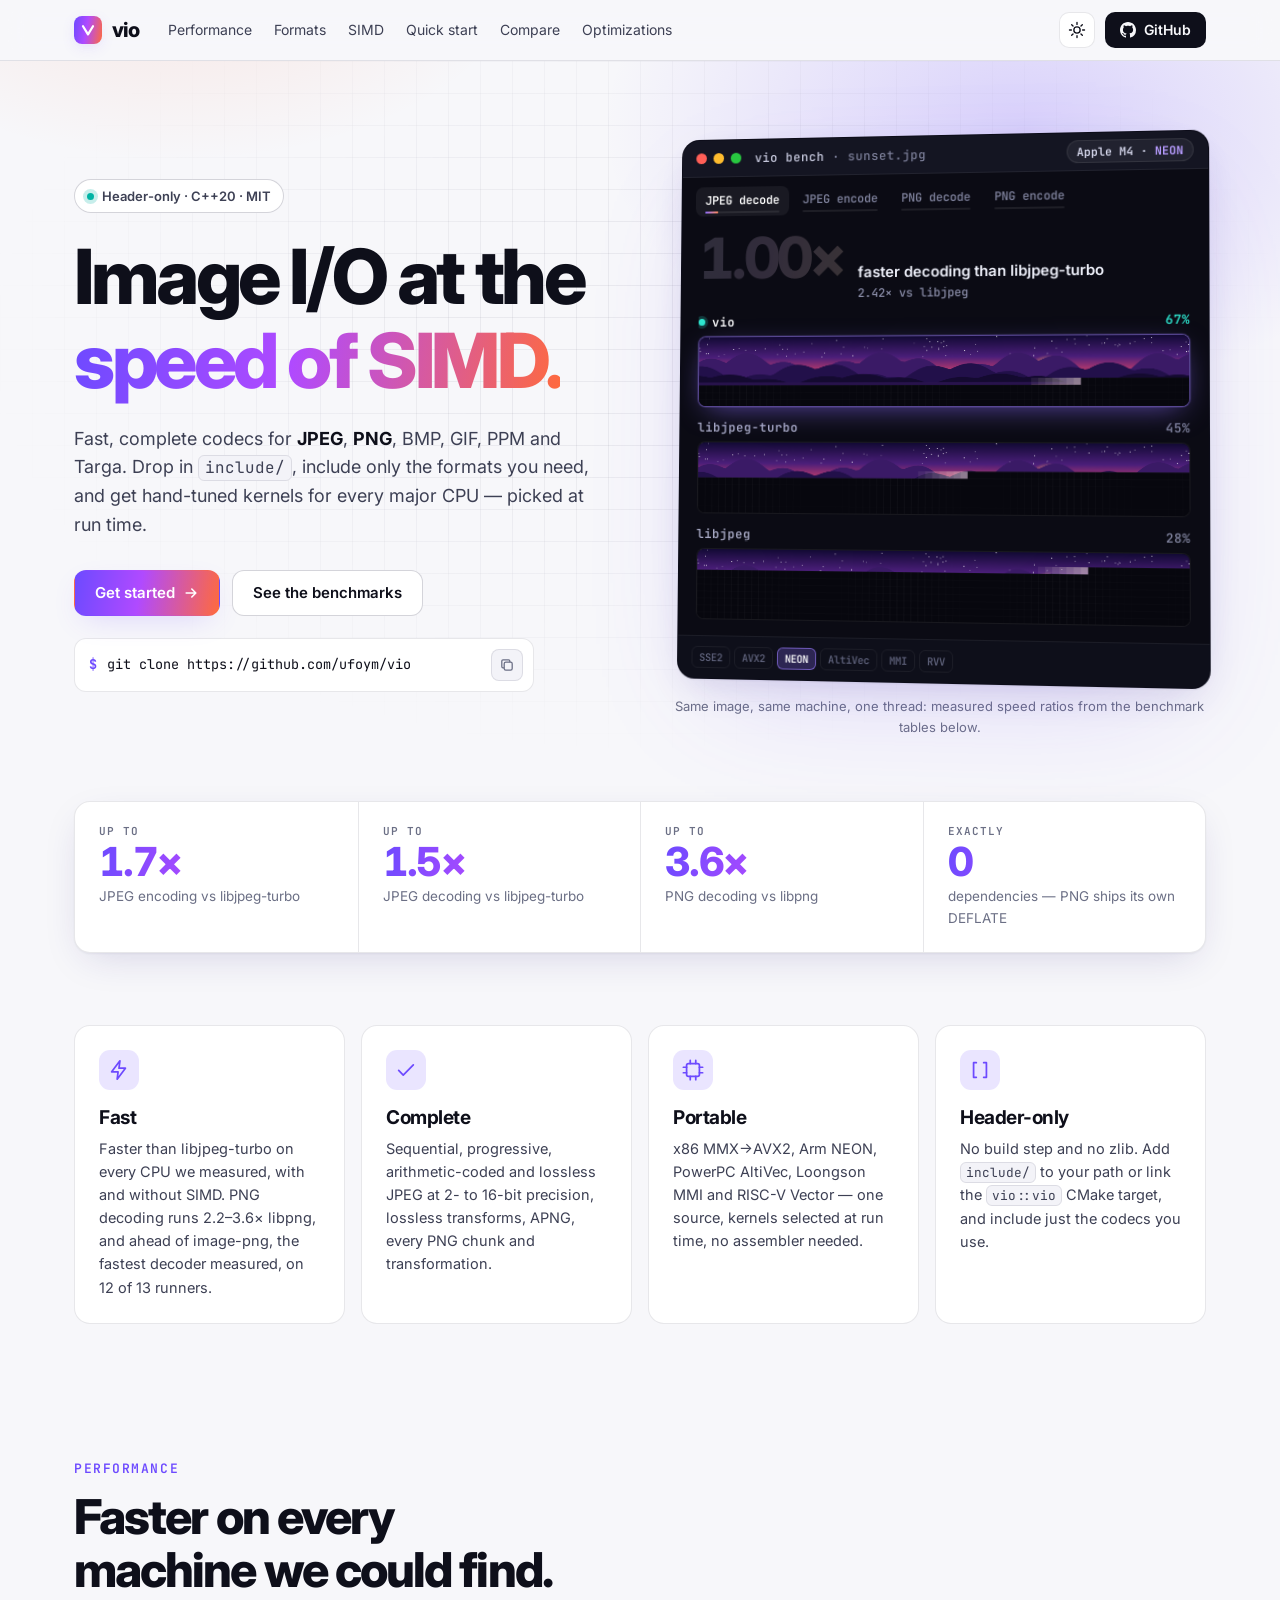
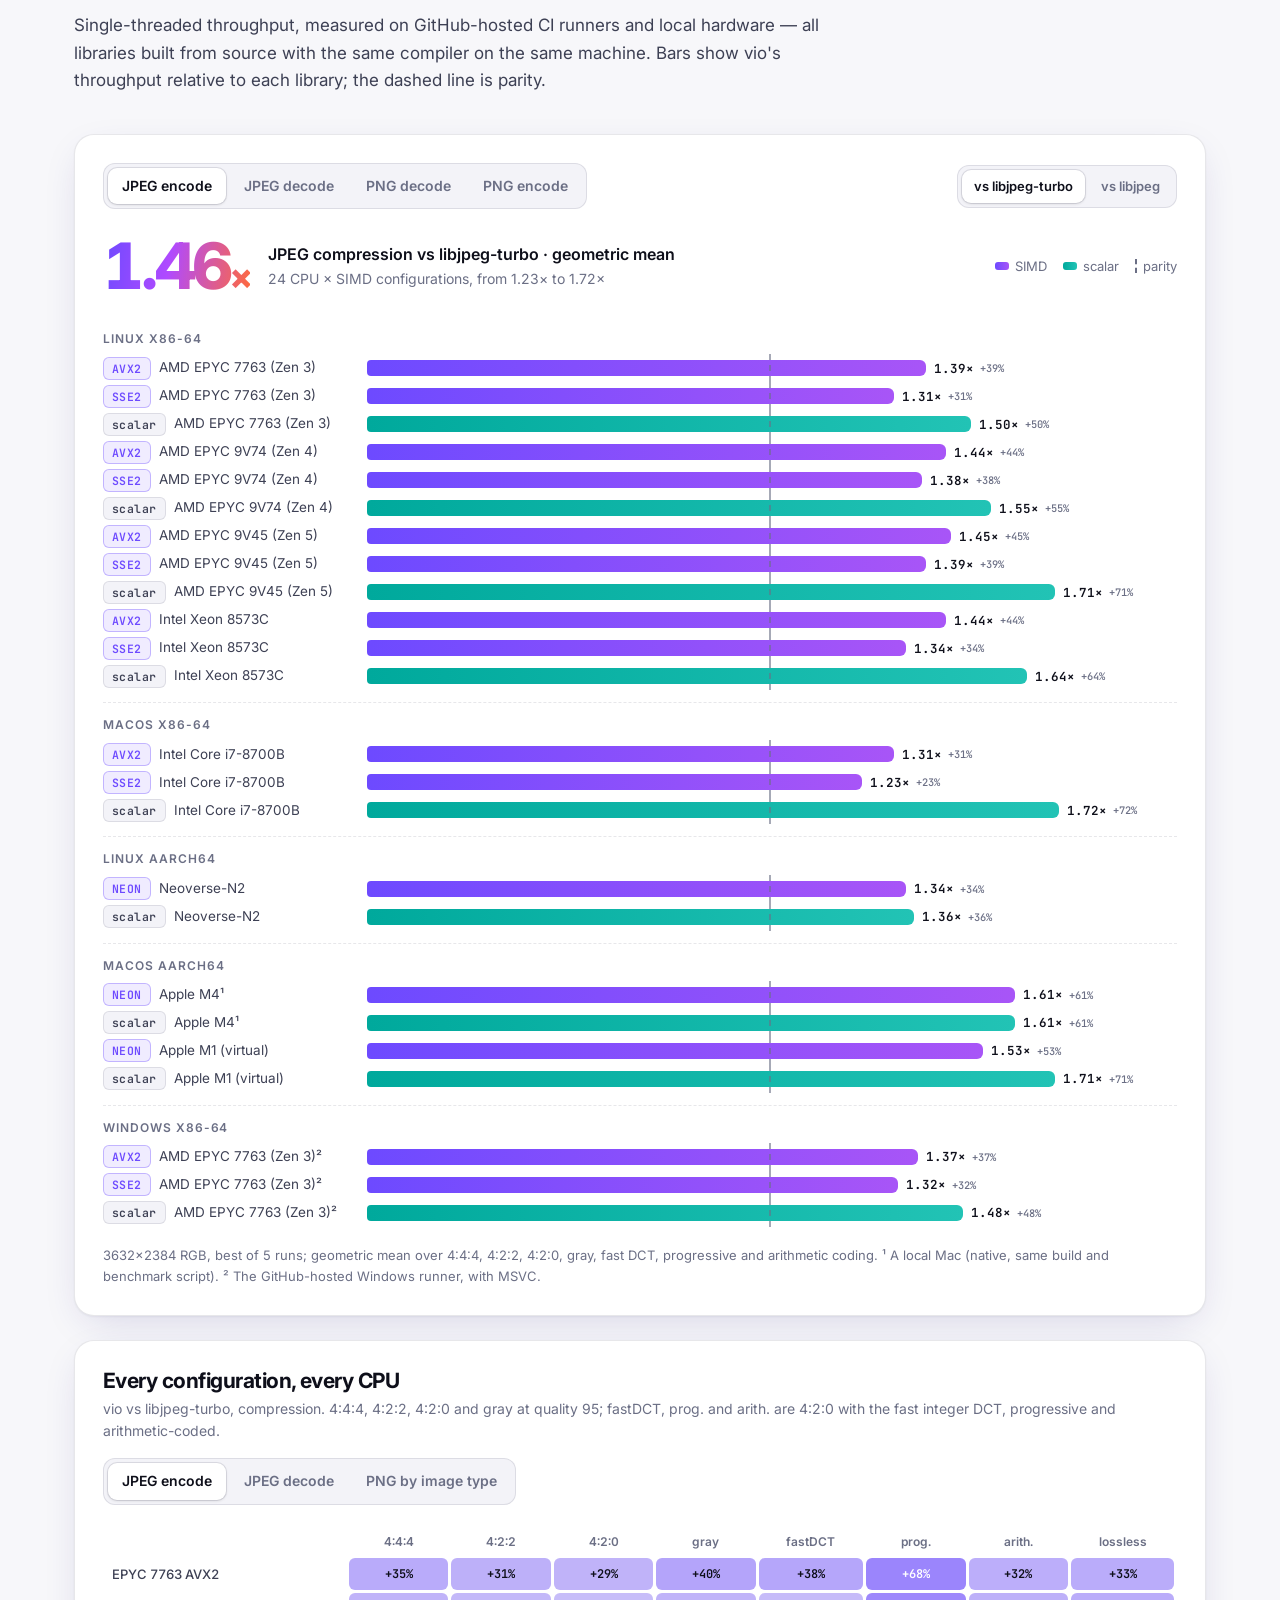
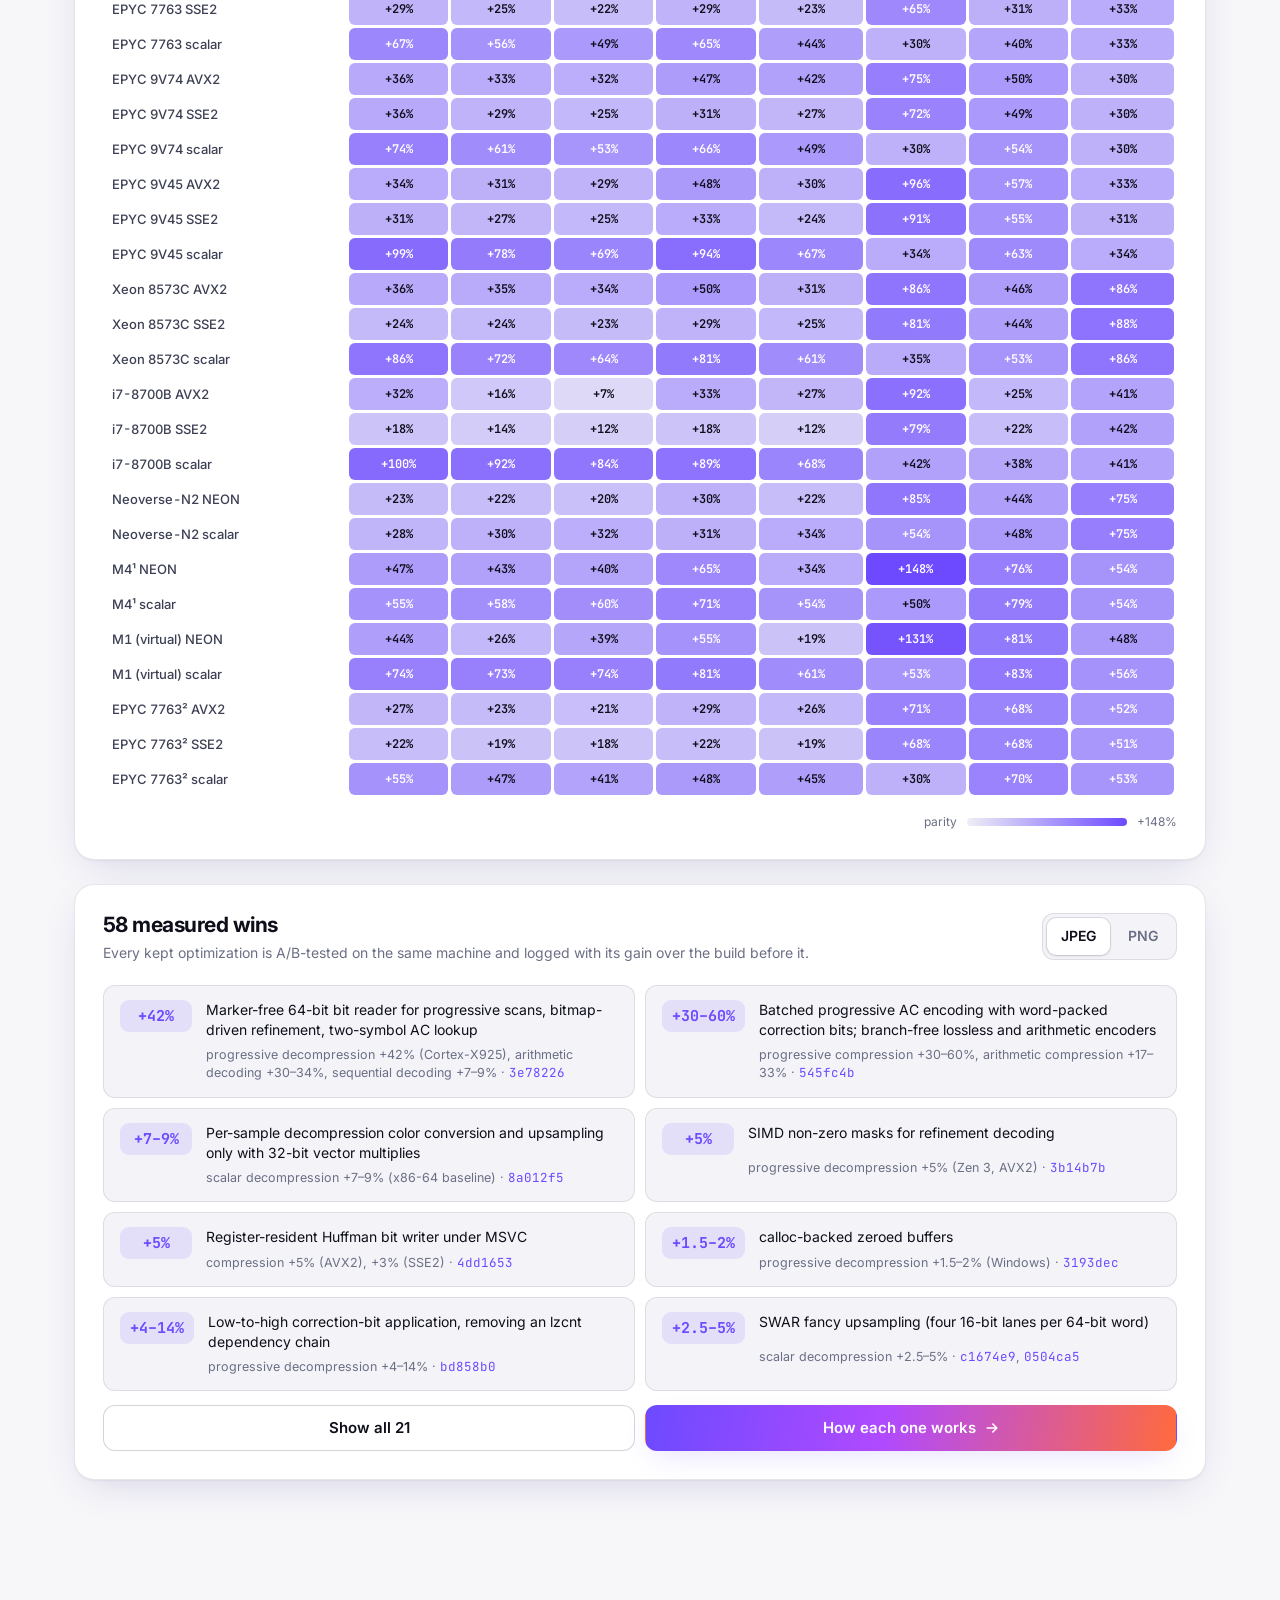
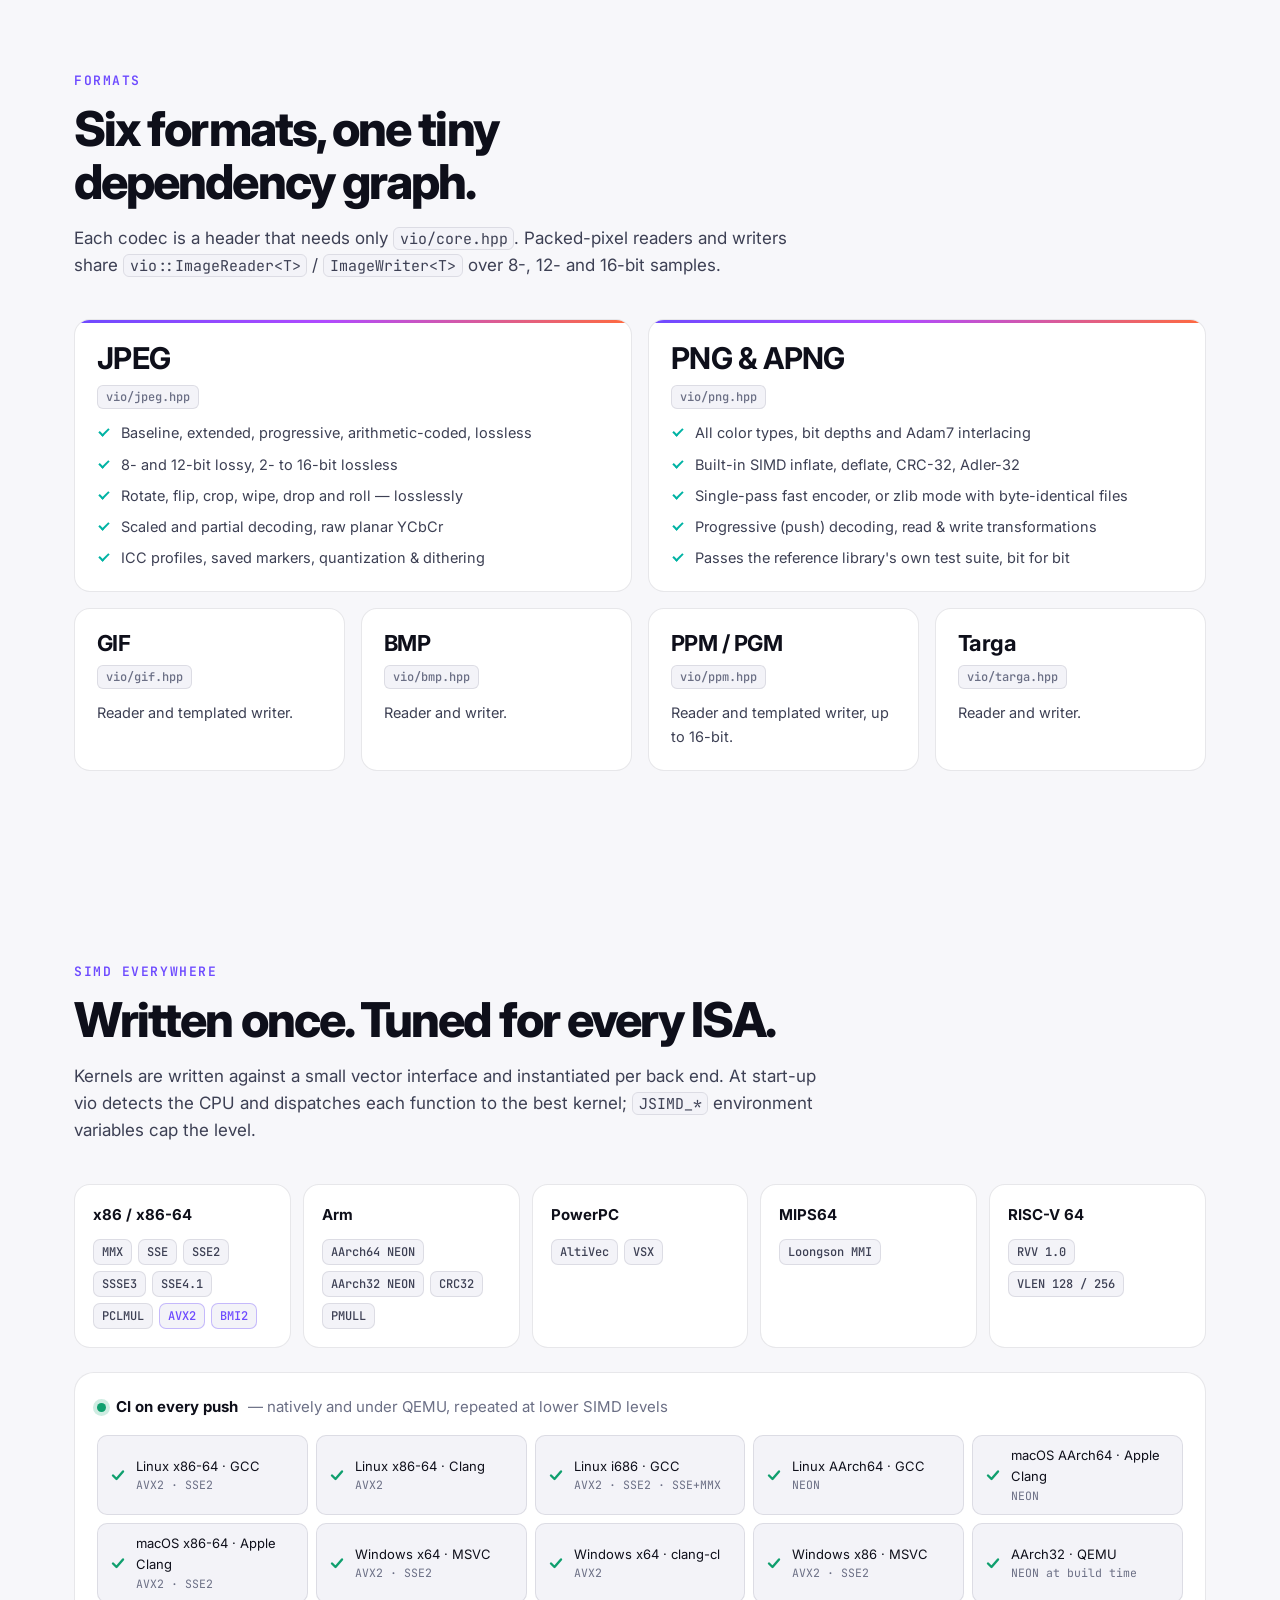
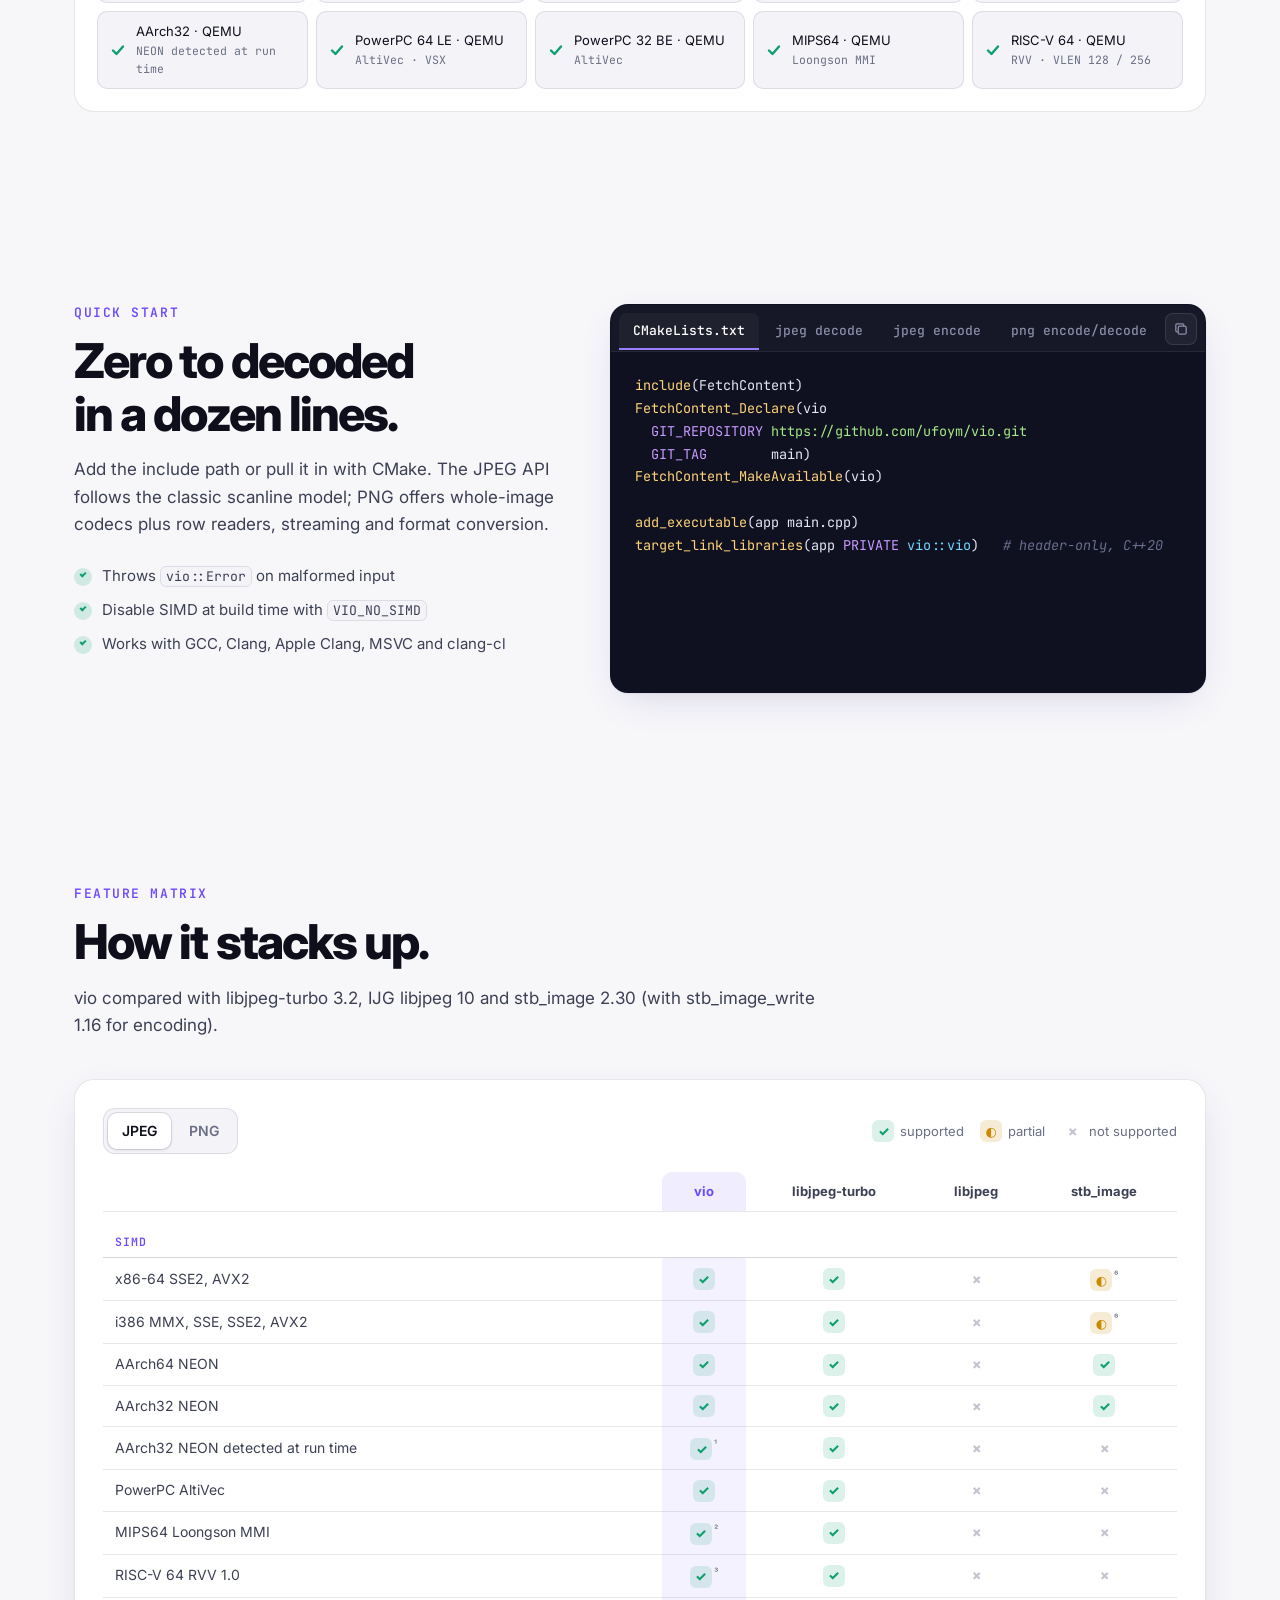
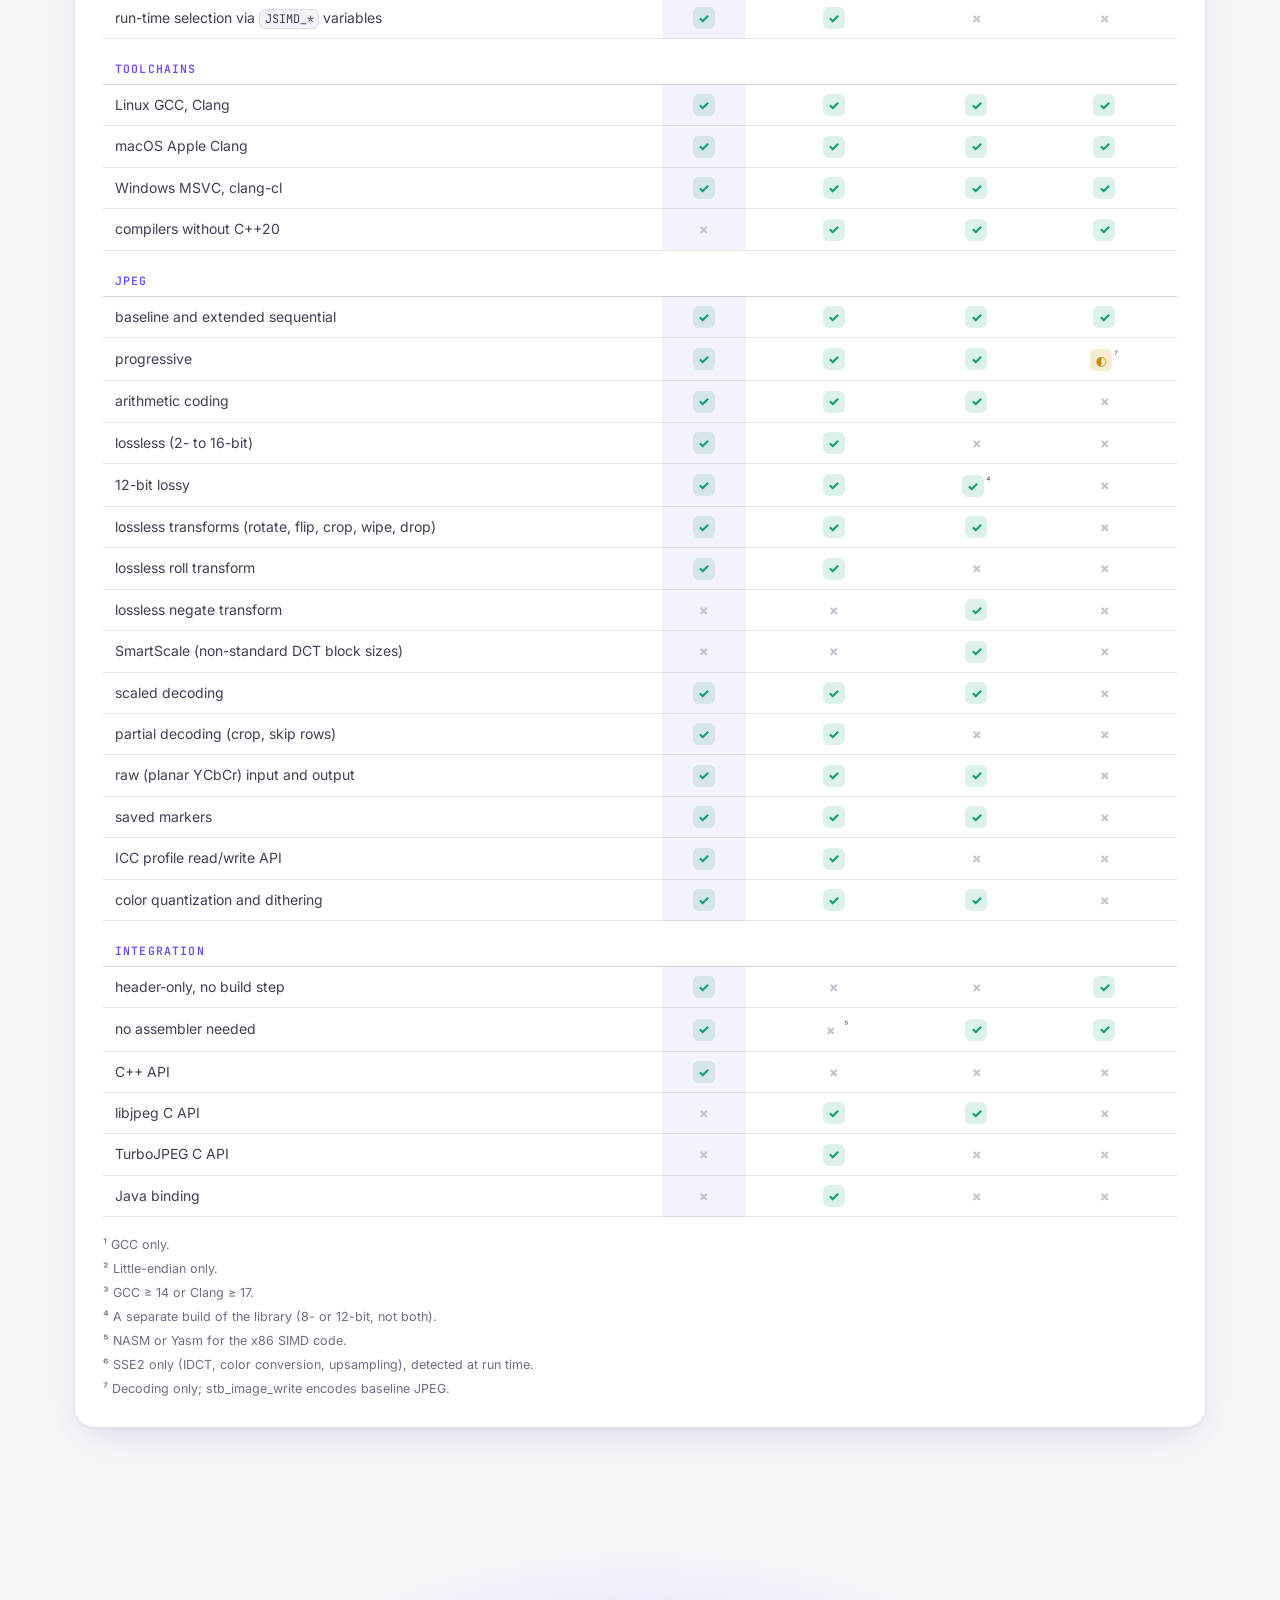
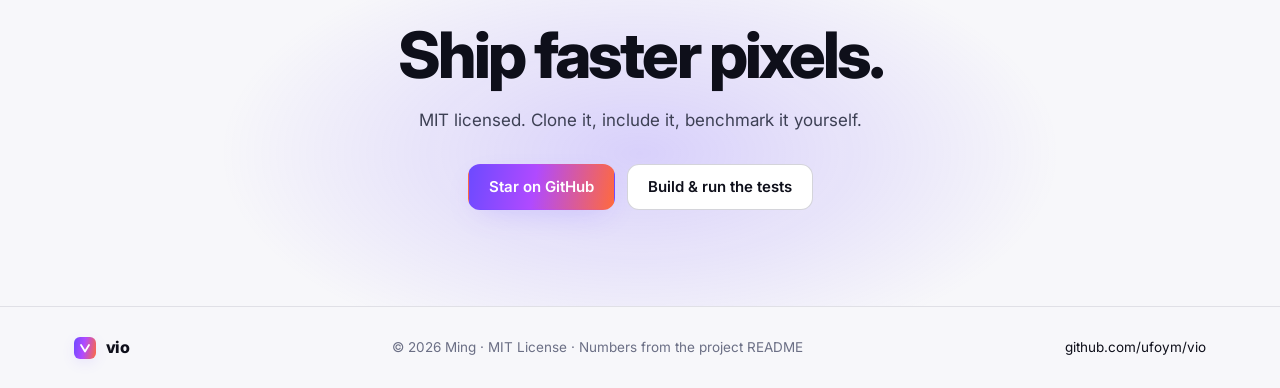
<file: docs/index.html>
<!doctype html>
<html lang="en">
<head>
<meta charset="utf-8">
<meta name="viewport" content="width=device-width, initial-scale=1">
<title>vio — fast image I/O for C++</title>
<meta name="description" content="Fast, complete, header-only C++20 image I/O: JPEG, PNG, BMP, GIF, PPM and Targa, with SIMD on every major architecture.">
<meta property="og:title" content="vio — fast image I/O for C++">
<meta property="og:description" content="Header-only C++20 JPEG, PNG, BMP, GIF, PPM and Targa codecs with run-time SIMD on x86, Arm, PowerPC, Loongson and RISC-V.">
<meta property="og:type" content="website">
<meta name="theme-color" content="#0a0b10">
<link rel="icon" href="data:image/svg+xml,%3Csvg xmlns='http://www.w3.org/2000/svg' viewBox='0 0 32 32'%3E%3Crect width='32' height='32' rx='7' fill='%237c5cff'/%3E%3Cpath d='M8 10l8 13 8-13' fill='none' stroke='white' stroke-width='3.4' stroke-linecap='round' stroke-linejoin='round'/%3E%3C/svg%3E">
<link rel="preconnect" href="https://fonts.googleapis.com">
<link rel="preconnect" href="https://fonts.gstatic.com" crossorigin>
<link href="https://fonts.googleapis.com/css2?family=Inter:wght@400;500;600;700;800&family=JetBrains+Mono:wght@400;500;700&display=swap" rel="stylesheet">
<link rel="stylesheet" href="style.css">
<script>
  try { var t = localStorage.getItem('vio-theme'); if (t) document.documentElement.dataset.theme = t; } catch (e) {}
</script>
</head>
<body>

<header class="nav">
  <div class="wrap nav-inner">
    <a class="brand" href="#top" aria-label="vio home">
      <span class="brand-mark" aria-hidden="true"><svg viewBox="0 0 32 32"><path d="M8 10l8 13 8-13"/></svg></span>
      vio
    </a>
    <nav class="nav-links" aria-label="Sections">
      <a href="#performance">Performance</a>
      <a href="#formats">Formats</a>
      <a href="#simd">SIMD</a>
      <a href="#start">Quick start</a>
      <a href="#compare">Compare</a>
      <a href="optimizations.html">Optimizations</a>
    </nav>
    <div class="nav-actions">
      <button class="icon-btn" id="theme-toggle" type="button" aria-label="Toggle color theme">
        <svg class="i-sun" viewBox="0 0 24 24"><circle cx="12" cy="12" r="4.2"/><path d="M12 2v2.5M12 19.5V22M2 12h2.5M19.5 12H22M4.9 4.9l1.8 1.8M17.3 17.3l1.8 1.8M4.9 19.1l1.8-1.8M17.3 6.7l1.8-1.8"/></svg>
        <svg class="i-moon" viewBox="0 0 24 24"><path d="M20.5 14.2A8.5 8.5 0 0 1 9.8 3.5a8.5 8.5 0 1 0 10.7 10.7z"/></svg>
      </button>
      <a class="btn btn-small" href="https://github.com/ufoym/vio">
        <svg viewBox="0 0 16 16" aria-hidden="true"><path fill="currentColor" d="M8 0C3.58 0 0 3.58 0 8c0 3.54 2.29 6.53 5.47 7.59.4.07.55-.17.55-.38 0-.19-.01-.82-.01-1.49-2.01.37-2.53-.49-2.69-.94-.09-.23-.48-.94-.82-1.13-.28-.15-.68-.52-.01-.53.63-.01 1.08.58 1.23.82.72 1.21 1.87.87 2.33.66.07-.52.28-.87.51-1.07-1.78-.2-3.64-.89-3.64-3.95 0-.87.31-1.59.82-2.15-.08-.2-.36-1.02.08-2.12 0 0 .67-.21 2.2.82.64-.18 1.32-.27 2-.27.68 0 1.36.09 2 .27 1.53-1.04 2.2-.82 2.2-.82.44 1.1.16 1.92.08 2.12.51.56.82 1.27.82 2.15 0 3.07-1.87 3.75-3.65 3.95.29.25.54.73.54 1.48 0 1.07-.01 1.93-.01 2.2 0 .21.15.46.55.38A8.013 8.013 0 0 0 16 8c0-4.42-3.58-8-8-8z"/></svg>
        GitHub
      </a>
    </div>
  </div>
</header>

<main id="top">

<!-- ───────────── Hero ───────────── -->
<section class="hero">
  <div class="hero-glow" aria-hidden="true"></div>
  <div class="wrap hero-grid">
    <div class="hero-copy">
      <p class="eyebrow"><span class="dot"></span> Header-only · C++20 · MIT</p>
      <h1>Image I/O at the<br><span class="grad">speed of SIMD.</span></h1>
      <p class="lede">Fast, complete codecs for <strong>JPEG</strong>, <strong>PNG</strong>, BMP, GIF, PPM and Targa.
        Drop in <code>include/</code>, include only the formats you need, and get hand-tuned kernels for
        every major CPU — picked at run time.</p>
      <div class="cta">
        <a class="btn btn-primary" href="#start">Get started
          <svg viewBox="0 0 20 20" aria-hidden="true"><path d="M4 10h11M11 5l5 5-5 5"/></svg></a>
        <a class="btn btn-ghost" href="#performance">See the benchmarks</a>
      </div>
      <div class="install" role="group" aria-label="Clone command">
        <span class="prompt">$</span>
        <code id="clone-cmd">git clone https://github.com/ufoym/vio</code>
        <button class="copy" type="button" data-copy="#clone-cmd" aria-label="Copy command">
          <svg viewBox="0 0 20 20"><rect x="6.5" y="6.5" width="10" height="10" rx="2"/><path d="M13.5 6.5V5a1.5 1.5 0 0 0-1.5-1.5H5A1.5 1.5 0 0 0 3.5 5v7A1.5 1.5 0 0 0 5 13.5h1.5"/></svg>
        </button>
      </div>
    </div>

    <figure class="hero-art">
      <div class="window race" id="race">
        <div class="window-bar">
          <span class="lights"><i></i><i></i><i></i></span>
          <span class="window-title">vio bench <em id="race-file">· sunset.jpg</em></span>
          <span class="race-cpu" id="race-cpu"></span>
        </div>
        <div class="race-tabs" id="race-tabs" role="tablist" aria-label="Benchmark"></div>
        <div class="race-head" aria-live="polite">
          <span class="race-x" id="race-x">0.00×</span>
          <span class="race-vs"><span id="race-vs">faster</span><small id="race-sub"></small></span>
        </div>
        <div class="race-lanes" id="race-lanes"></div>
        <div class="race-foot">
          <div class="race-isa" id="race-isa" aria-label="SIMD back ends">
            <span data-isa="SSE2">SSE2</span><span data-isa="AVX2">AVX2</span><span data-isa="NEON">NEON</span><span data-isa="AltiVec">AltiVec</span><span data-isa="MMI">MMI</span><span data-isa="RVV">RVV</span>
          </div>
        </div>
      </div>
      <figcaption>Same image, same machine, one thread: measured speed ratios from the benchmark tables below.</figcaption>
    </figure>
  </div>

  <div class="wrap">
    <ul class="stats">
      <li><span class="stat-pre">up to</span><span class="stat-num"><span data-count="1.7">1.7</span>×</span><span class="stat-cap">JPEG encoding vs libjpeg-turbo</span></li>
      <li><span class="stat-pre">up to</span><span class="stat-num"><span data-count="1.5">1.5</span>×</span><span class="stat-cap">JPEG decoding vs libjpeg-turbo</span></li>
      <li><span class="stat-pre">up to</span><span class="stat-num"><span data-count="3.6">3.6</span>×</span><span class="stat-cap">PNG decoding vs libpng</span></li>
      <li><span class="stat-pre">exactly</span><span class="stat-num">0</span><span class="stat-cap">dependencies — PNG ships its own DEFLATE</span></li>
    </ul>
  </div>
</section>

<!-- ───────────── Pillars ───────────── -->
<section class="section pillars-section">
  <div class="wrap">
    <div class="pillars">
      <article class="pillar">
        <div class="pillar-ico"><svg viewBox="0 0 24 24"><path d="M13 2 4 14h7l-1 8 9-12h-7z"/></svg></div>
        <h3>Fast</h3>
        <p>Faster than libjpeg-turbo on every CPU we measured, with and without SIMD. PNG decoding runs 2.2–3.6× libpng, and ahead of image-png, the fastest decoder measured, on 12 of 13 runners.</p>
      </article>
      <article class="pillar">
        <div class="pillar-ico"><svg viewBox="0 0 24 24"><path d="M4 12.5 9 17.5 20 6.5"/></svg></div>
        <h3>Complete</h3>
        <p>Sequential, progressive, arithmetic-coded and lossless JPEG at 2- to 16-bit precision, lossless transforms, APNG, every PNG chunk and transformation.</p>
      </article>
      <article class="pillar">
        <div class="pillar-ico"><svg viewBox="0 0 24 24"><rect x="5" y="5" width="14" height="14" rx="2"/><path d="M9 1.5V5M15 1.5V5M9 19v3.5M15 19v3.5M1.5 9H5M1.5 15H5M19 9h3.5M19 15h3.5"/></svg></div>
        <h3>Portable</h3>
        <p>x86 MMX→AVX2, Arm NEON, PowerPC AltiVec, Loongson MMI and RISC-V Vector — one source, kernels selected at run time, no assembler needed.</p>
      </article>
      <article class="pillar">
        <div class="pillar-ico"><svg viewBox="0 0 24 24"><path d="M8 4H5v16h3M16 4h3v16h-3"/></svg></div>
        <h3>Header-only</h3>
        <p>No build step and no zlib. Add <code>include/</code> to your path or link the <code>vio::vio</code> CMake target, and include just the codecs you use.</p>
      </article>
    </div>
  </div>
</section>

<!-- ───────────── Performance ───────────── -->
<section class="section" id="performance">
  <div class="wrap">
    <div class="section-head">
      <p class="kicker">Performance</p>
      <h2>Faster on every machine we could find.</h2>
      <p class="sub">Single-threaded throughput, measured on GitHub-hosted CI runners and local hardware — all
        libraries built from source with the same compiler on the same machine. Bars show vio's throughput relative to each library; the dashed line is parity.</p>
    </div>

    <div class="perf-card">
      <div class="perf-controls">
        <div class="seg" role="tablist" aria-label="Benchmark" id="perf-tabs">
          <button role="tab" data-set="jpeg_enc" aria-selected="true">JPEG encode</button>
          <button role="tab" data-set="jpeg_dec">JPEG decode</button>
          <button role="tab" data-set="png_dec">PNG decode</button>
          <button role="tab" data-set="png_enc">PNG encode</button>
        </div>
        <div class="seg seg-sub" role="radiogroup" aria-label="Compared with" id="perf-vs"></div>
      </div>

      <div class="perf-summary">
        <div class="big"><span id="perf-geo">1.45</span><small>×</small></div>
        <div>
          <p class="big-cap" id="perf-geo-cap">geometric mean</p>
          <p class="big-range" id="perf-range"></p>
        </div>
        <div class="legend">
          <span><i class="sw sw-simd"></i>SIMD</span>
          <span><i class="sw sw-scalar"></i>scalar</span>
          <span><i class="sw sw-par"></i>parity</span>
        </div>
      </div>

      <div class="bars" id="perf-bars" aria-live="polite"></div>
      <p class="perf-note" id="perf-note"></p>
    </div>

    <div class="heat-card">
      <div class="heat-head">
        <div>
          <h3>Every configuration, every CPU</h3>
          <p class="sub small" id="heat-sub"></p>
        </div>
        <div class="seg" role="tablist" aria-label="Heat map" id="heat-tabs">
          <button role="tab" data-set="jpeg_enc_cfg" aria-selected="true">JPEG encode</button>
          <button role="tab" data-set="jpeg_dec_cfg">JPEG decode</button>
          <button role="tab" data-set="png_cat">PNG by image type</button>
        </div>
      </div>
      <div class="heat-scroll"><table class="heat" id="heat"></table></div>
      <div class="heat-scale"><span>parity</span><i class="ramp"></i><span id="heat-max">faster</span></div>
    </div>

    <div class="log-card">
      <div class="heat-head">
        <div>
          <h3><span id="log-count">58</span> measured wins</h3>
          <p class="sub small">Every kept optimization is A/B-tested on the same machine and logged with its gain over the build before it.</p>
        </div>
        <div class="seg" role="tablist" aria-label="Optimization log" id="log-tabs">
          <button role="tab" data-set="jpeg" aria-selected="true">JPEG</button>
          <button role="tab" data-set="png">PNG</button>
        </div>
      </div>
      <ol class="log" id="log"></ol>
      <div class="log-actions">
        <button class="btn btn-ghost" id="log-more" type="button">Show all</button>
        <a class="btn btn-primary" href="optimizations.html">How each one works
          <svg viewBox="0 0 20 20" aria-hidden="true"><path d="M4 10h11M11 5l5 5-5 5"/></svg></a>
      </div>
    </div>
  </div>
</section>

<!-- ───────────── Formats ───────────── -->
<section class="section" id="formats">
  <div class="wrap">
    <div class="section-head">
      <p class="kicker">Formats</p>
      <h2>Six formats, one tiny dependency graph.</h2>
      <p class="sub">Each codec is a header that needs only <code>vio/core.hpp</code>. Packed-pixel readers and writers share
        <code>vio::ImageReader&lt;T&gt;</code> / <code>ImageWriter&lt;T&gt;</code> over 8-, 12- and 16-bit samples.</p>
    </div>
    <div class="formats">
      <article class="fmt fmt-hero">
        <header><span class="tag">vio/jpeg.hpp</span><h3>JPEG</h3></header>
        <ul>
          <li>Baseline, extended, progressive, arithmetic-coded, lossless</li>
          <li>8- and 12-bit lossy, 2- to 16-bit lossless</li>
          <li>Rotate, flip, crop, wipe, drop and roll — losslessly</li>
          <li>Scaled and partial decoding, raw planar YCbCr</li>
          <li>ICC profiles, saved markers, quantization &amp; dithering</li>
        </ul>
      </article>
      <article class="fmt fmt-hero">
        <header><span class="tag">vio/png.hpp</span><h3>PNG &amp; APNG</h3></header>
        <ul>
          <li>All color types, bit depths and Adam7 interlacing</li>
          <li>Built-in SIMD inflate, deflate, CRC-32, Adler-32</li>
          <li>Single-pass fast encoder, or zlib mode with byte-identical files</li>
          <li>Progressive (push) decoding, read &amp; write transformations</li>
          <li>Passes the reference library's own test suite, bit for bit</li>
        </ul>
      </article>
      <article class="fmt"><header><span class="tag">vio/gif.hpp</span><h3>GIF</h3></header><p>Reader and templated writer.</p></article>
      <article class="fmt"><header><span class="tag">vio/bmp.hpp</span><h3>BMP</h3></header><p>Reader and writer.</p></article>
      <article class="fmt"><header><span class="tag">vio/ppm.hpp</span><h3>PPM / PGM</h3></header><p>Reader and templated writer, up to 16-bit.</p></article>
      <article class="fmt"><header><span class="tag">vio/targa.hpp</span><h3>Targa</h3></header><p>Reader and writer.</p></article>
    </div>
  </div>
</section>

<!-- ───────────── SIMD ───────────── -->
<section class="section" id="simd">
  <div class="wrap">
    <div class="section-head">
      <p class="kicker">SIMD everywhere</p>
      <h2>Written once. Tuned for every ISA.</h2>
      <p class="sub">Kernels are written against a small vector interface and instantiated per back end. At start-up vio
        detects the CPU and dispatches each function to the best kernel; <code>JSIMD_*</code> environment variables cap the level.</p>
    </div>

    <div class="isa-grid">
      <div class="isa"><span class="isa-arch">x86 / x86-64</span><div class="chips"><b>MMX</b><b>SSE</b><b>SSE2</b><b>SSSE3</b><b>SSE4.1</b><b>PCLMUL</b><b>AVX2</b><b>BMI2</b></div></div>
      <div class="isa"><span class="isa-arch">Arm</span><div class="chips"><b>AArch64 NEON</b><b>AArch32 NEON</b><b>CRC32</b><b>PMULL</b></div></div>
      <div class="isa"><span class="isa-arch">PowerPC</span><div class="chips"><b>AltiVec</b><b>VSX</b></div></div>
      <div class="isa"><span class="isa-arch">MIPS64</span><div class="chips"><b>Loongson MMI</b></div></div>
      <div class="isa"><span class="isa-arch">RISC-V 64</span><div class="chips"><b>RVV 1.0</b><b>VLEN 128 / 256</b></div></div>
    </div>

    <div class="ci">
      <div class="ci-head">
        <span class="ci-dot"></span>
        <strong>CI on every push</strong>
        <span class="muted">— natively and under QEMU, repeated at lower SIMD levels</span>
      </div>
      <div class="ci-grid" id="ci-grid"></div>
    </div>
  </div>
</section>

<!-- ───────────── Quick start ───────────── -->
<section class="section" id="start">
  <div class="wrap start-grid">
    <div class="section-head">
      <p class="kicker">Quick start</p>
      <h2>Zero to decoded in a dozen lines.</h2>
      <p class="sub">Add the include path or pull it in with CMake. The JPEG API follows the classic scanline model;
        PNG offers whole-image codecs plus row readers, streaming and format conversion.</p>
      <ul class="checks">
        <li>Throws <code>vio::Error</code> on malformed input</li>
        <li>Disable SIMD at build time with <code>VIO_NO_SIMD</code></li>
        <li>Works with GCC, Clang, Apple Clang, MSVC and clang-cl</li>
      </ul>
    </div>
    <div class="code-card">
      <div class="code-tabs" role="tablist" aria-label="Code samples">
        <button role="tab" aria-selected="true" data-code="c-cmake">CMakeLists.txt</button>
        <button role="tab" data-code="c-jdec">jpeg decode</button>
        <button role="tab" data-code="c-jenc">jpeg encode</button>
        <button role="tab" data-code="c-png">png encode/decode</button>
        <button class="copy code-copy" type="button" aria-label="Copy code">
          <svg viewBox="0 0 20 20"><rect x="6.5" y="6.5" width="10" height="10" rx="2"/><path d="M13.5 6.5V5a1.5 1.5 0 0 0-1.5-1.5H5A1.5 1.5 0 0 0 3.5 5v7A1.5 1.5 0 0 0 5 13.5h1.5"/></svg>
        </button>
      </div>
<pre class="code" id="c-cmake" data-lang="cmake">include(FetchContent)
FetchContent_Declare(vio
  GIT_REPOSITORY https://github.com/ufoym/vio.git
  GIT_TAG        main)
FetchContent_MakeAvailable(vio)

add_executable(app main.cpp)
target_link_libraries(app PRIVATE vio::vio)   # header-only, C++20</pre>
<pre class="code" id="c-jdec" hidden>#include &lt;vio/jpeg.hpp&gt;

// file: std::vector&lt;std::uint8_t&gt; holding the .jpg
vio::jpeg::Decoder dec(file);
dec.set_output_color(vio::ColorSpace::RGB)
   .set_scale(1, 2);                       // half size, straight from the DCT
dec.start();

std::size_t stride = std::size_t(dec.output_width()) * 3;
std::vector&lt;std::uint8_t&gt; rgb(stride * dec.output_height());
while (dec.output_scanline() &lt; dec.output_height()) {
  std::uint8_t* row = &amp;rgb[dec.output_scanline() * stride];
  dec.read_scanlines(&amp;row, 1);
}
dec.finish();</pre>
<pre class="code" id="c-jenc" hidden>#include &lt;vio/jpeg.hpp&gt;

vio::jpeg::Encoder enc;
enc.set_image(width, height, 3, vio::ColorSpace::RGB)
   .set_quality(90)
   .set_progressive();                     // or set_arithmetic(true), set_lossless(1, 0)
enc.start();

while (enc.next_scanline() &lt; height) {
  std::uint8_t* row = &amp;rgb[std::size_t(enc.next_scanline()) * width * 3];
  enc.write_scanlines(&amp;row, 1);
}
std::vector&lt;std::uint8_t&gt; jpg = enc.finish();</pre>
<pre class="code" id="c-png" hidden>#include &lt;vio/png.hpp&gt;

// Decode: checks every CRC-32 and the Adler-32.
vio::png::Decoder dec;
dec.decode(file);
auto [w, h] = std::pair(dec.header.width, dec.header.height);
std::span&lt;std::uint8_t&gt; pixels = dec.pixels();   // native layout

// Encode: single-pass SIMD fast mode by default.
vio::png::Encoder enc;
enc.header = {w, h, 8, vio::png::kTruecolorAlpha};
std::vector&lt;std::uint8_t&gt; png = enc.encode(rgba.data(), w * 4);

// Or zlib mode, with files byte for byte like libpng's:
// enc.mode = vio::png::Encoder::Mode::kZlib;</pre>
    </div>
  </div>
</section>

<!-- ───────────── Comparison ───────────── -->
<section class="section" id="compare">
  <div class="wrap">
    <div class="section-head">
      <p class="kicker">Feature matrix</p>
      <h2>How it stacks up.</h2>
      <p class="sub" id="cmp-sub"></p>
    </div>
    <div class="cmp-card">
      <div class="cmp-controls">
        <div class="seg" role="tablist" aria-label="Feature table" id="cmp-tabs">
          <button role="tab" data-set="0" aria-selected="true">JPEG</button>
          <button role="tab" data-set="1">PNG</button>
        </div>
        <div class="legend">
          <span><b class="g g-yes">✓</b>supported</span>
          <span><b class="g g-part">◐</b>partial</span>
          <span><b class="g g-no">✗</b>not supported</span>
        </div>
      </div>
      <div class="cmp-scroll"><table class="cmp" id="cmp"></table></div>
      <ol class="notes" id="cmp-notes"></ol>
    </div>
  </div>
</section>

<!-- ───────────── CTA ───────────── -->
<section class="section final">
  <div class="wrap final-inner">
    <h2>Ship faster pixels.</h2>
    <p class="sub">MIT licensed. Clone it, include it, benchmark it yourself.</p>
    <div class="cta center">
      <a class="btn btn-primary" href="https://github.com/ufoym/vio">Star on GitHub</a>
      <a class="btn btn-ghost" href="https://github.com/ufoym/vio#building-and-testing">Build &amp; run the tests</a>
    </div>
  </div>
</section>

</main>

<footer class="footer">
  <div class="wrap footer-inner">
    <span class="brand small"><span class="brand-mark" aria-hidden="true"><svg viewBox="0 0 32 32"><path d="M8 10l8 13 8-13"/></svg></span>vio</span>
    <span class="muted">© 2026 Ming · MIT License · Numbers from the project README</span>
    <a href="https://github.com/ufoym/vio">github.com/ufoym/vio</a>
  </div>
</footer>

<script src="data.js"></script>
<script src="app.js"></script>
</body>
</html>
</file>
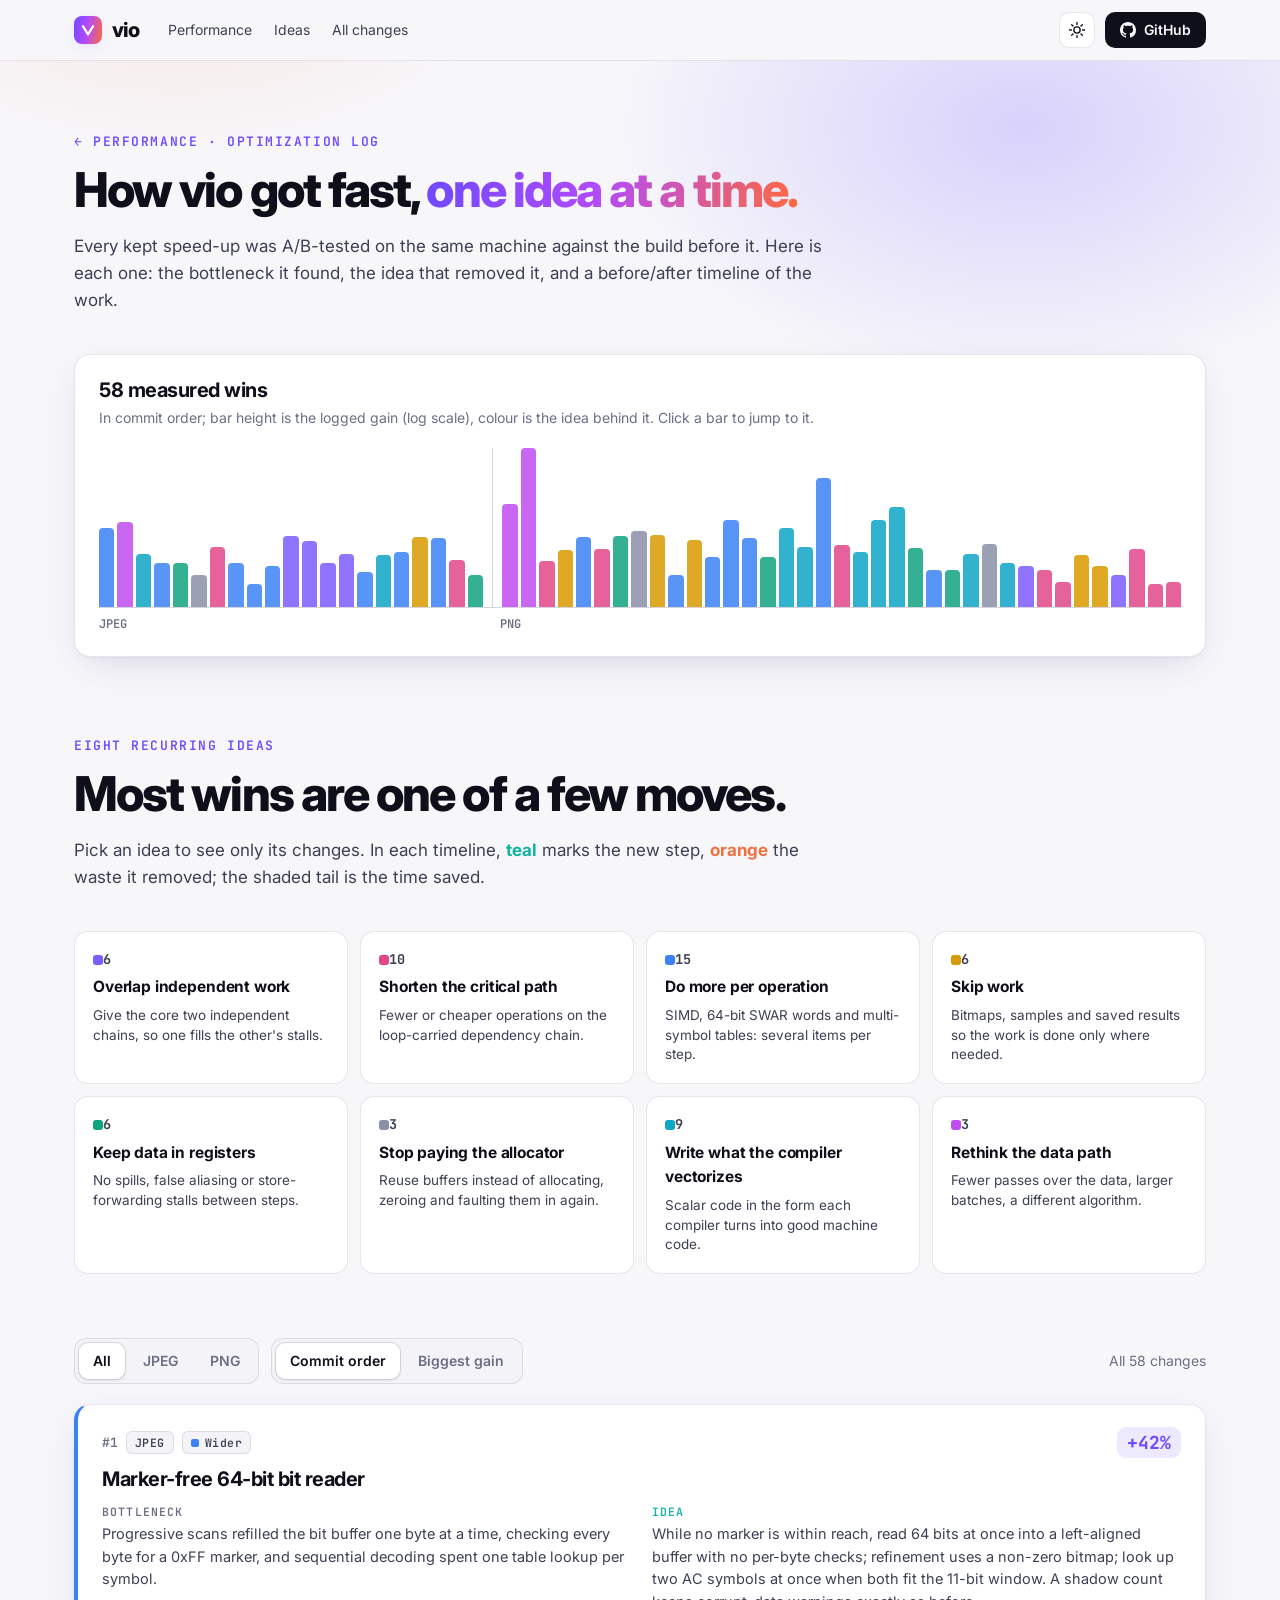
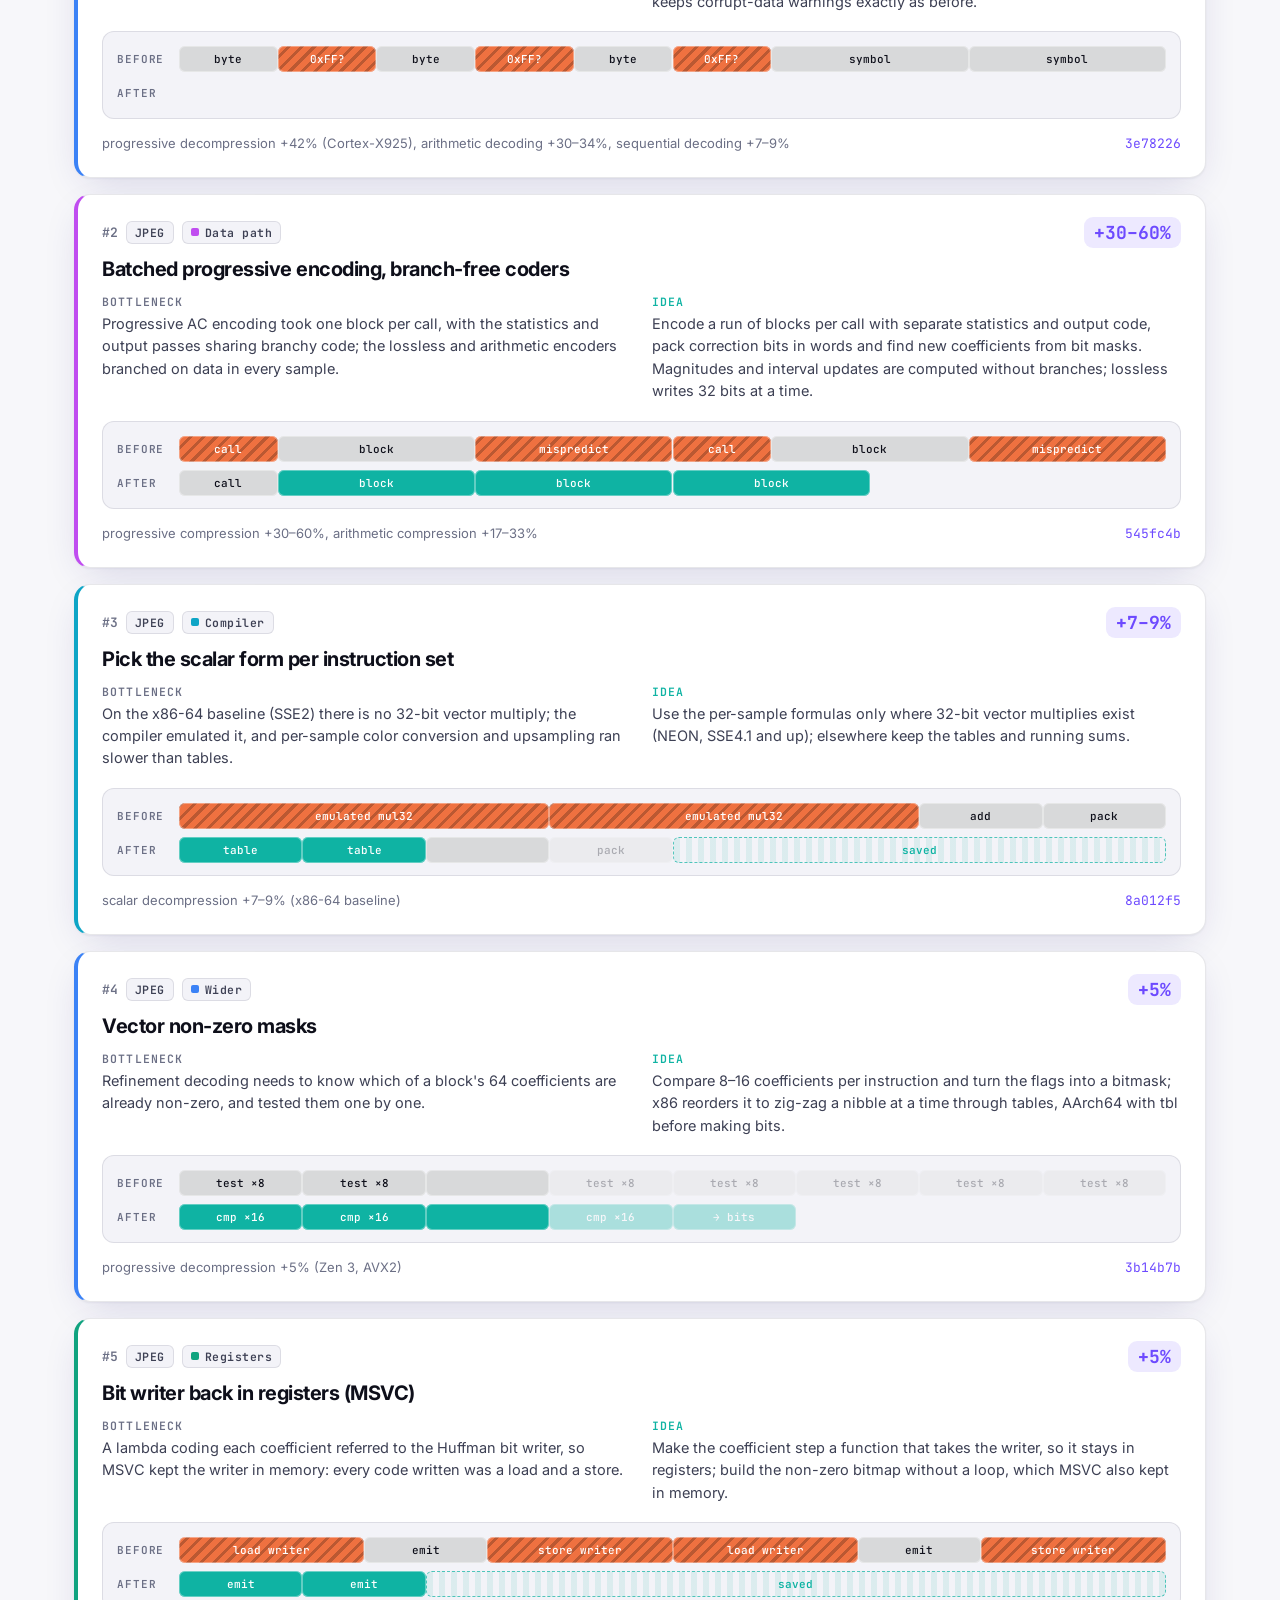
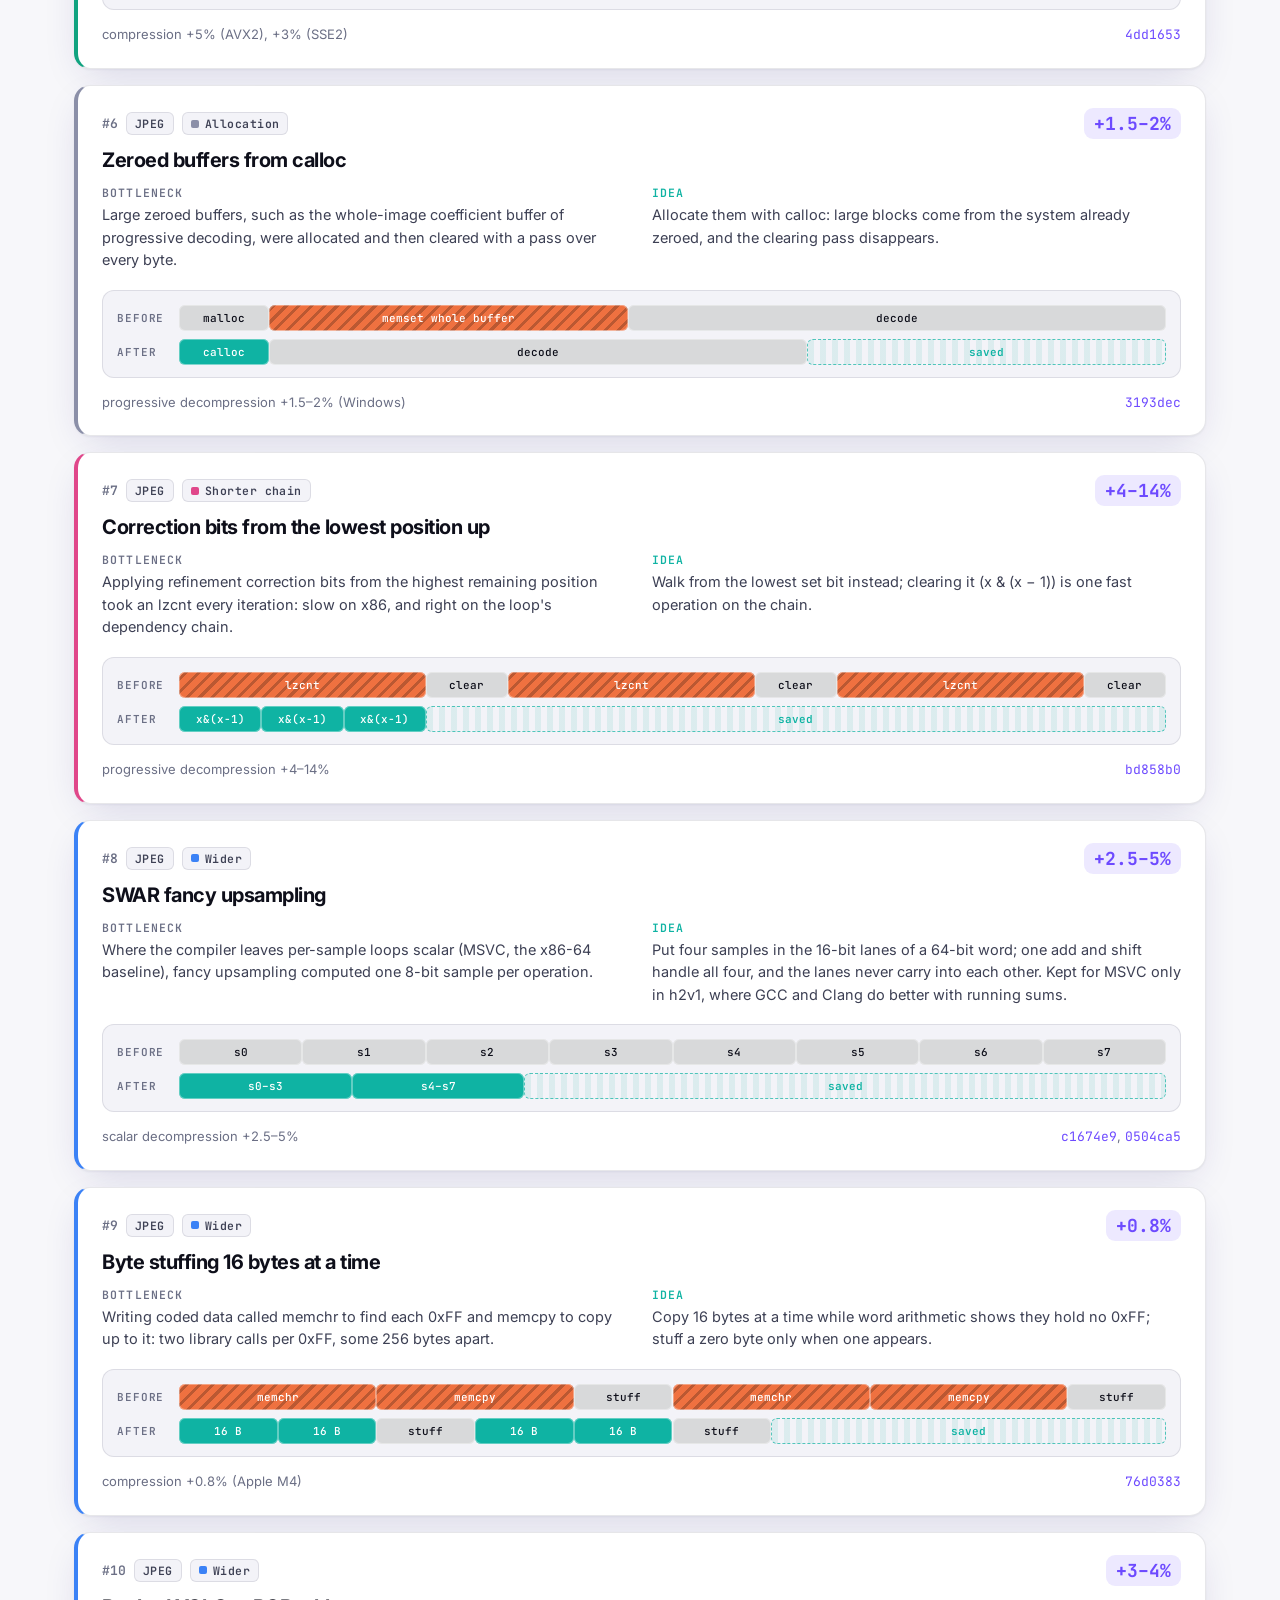
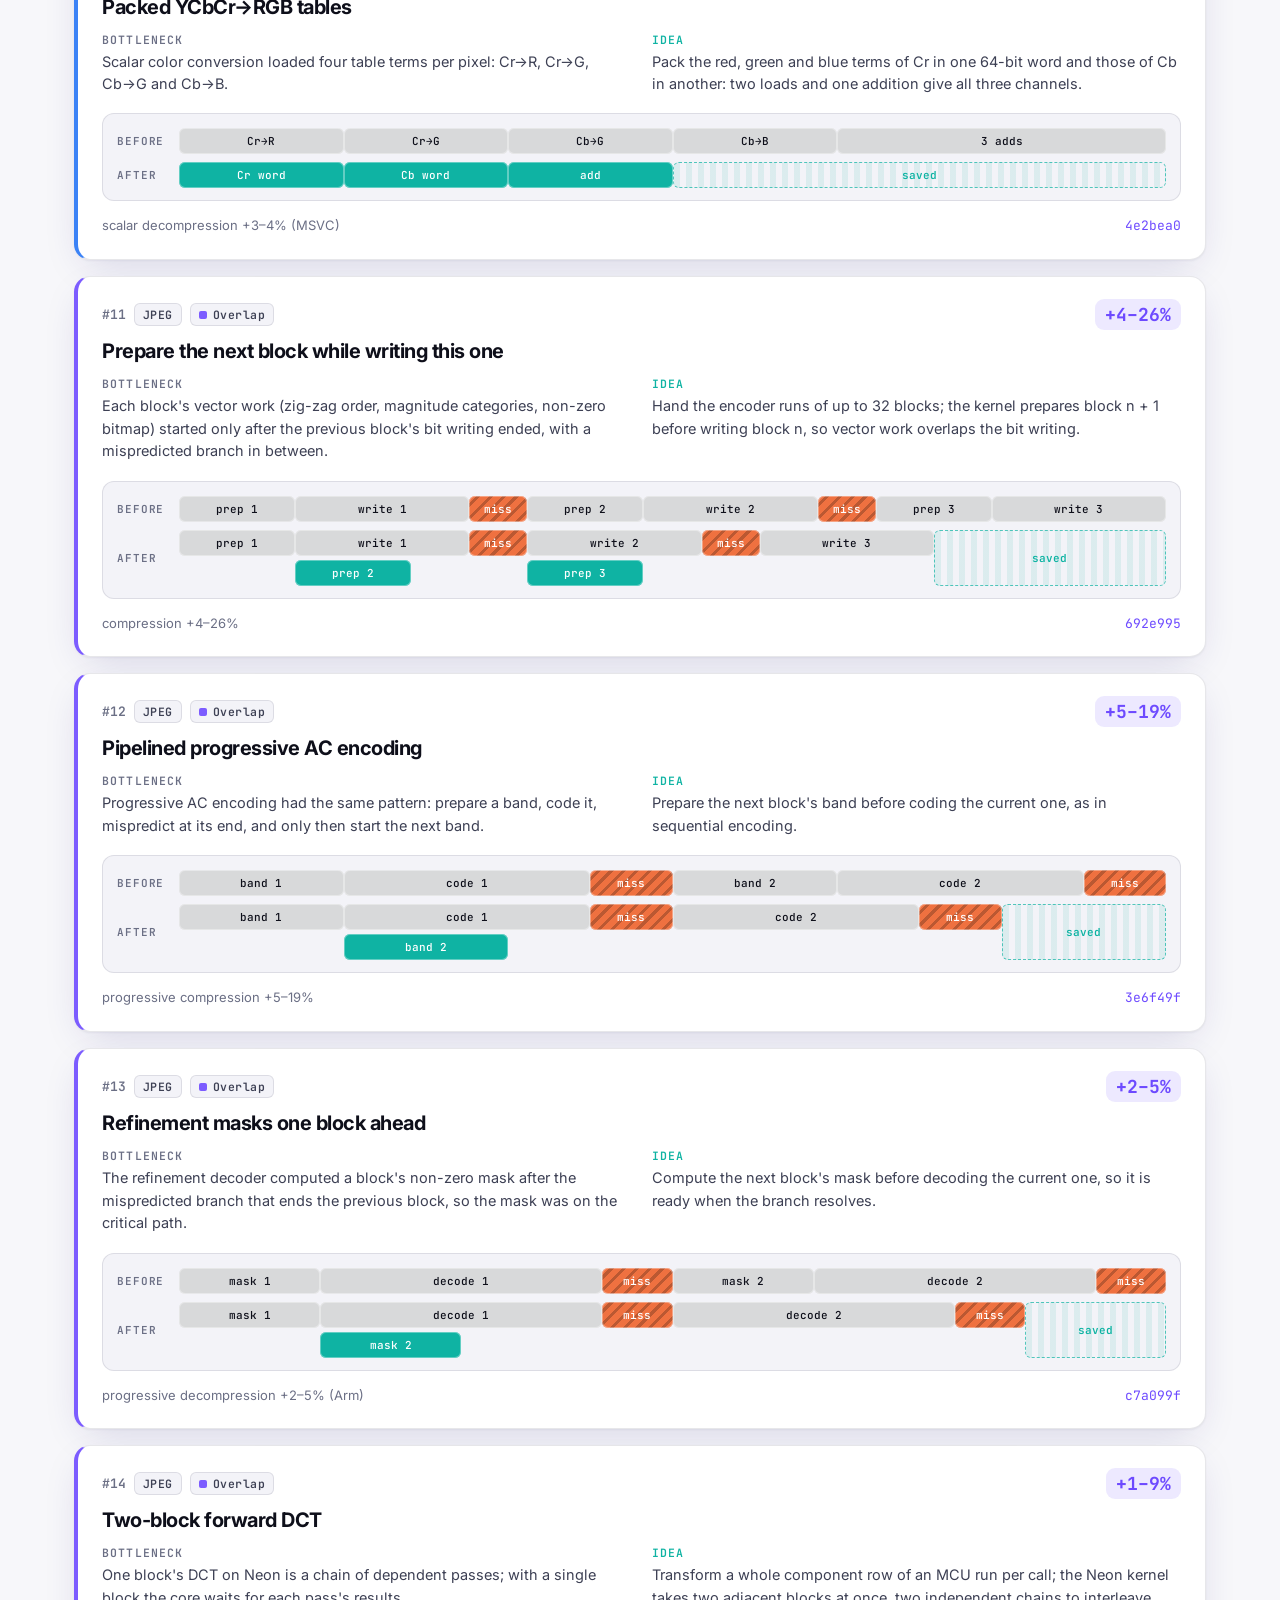
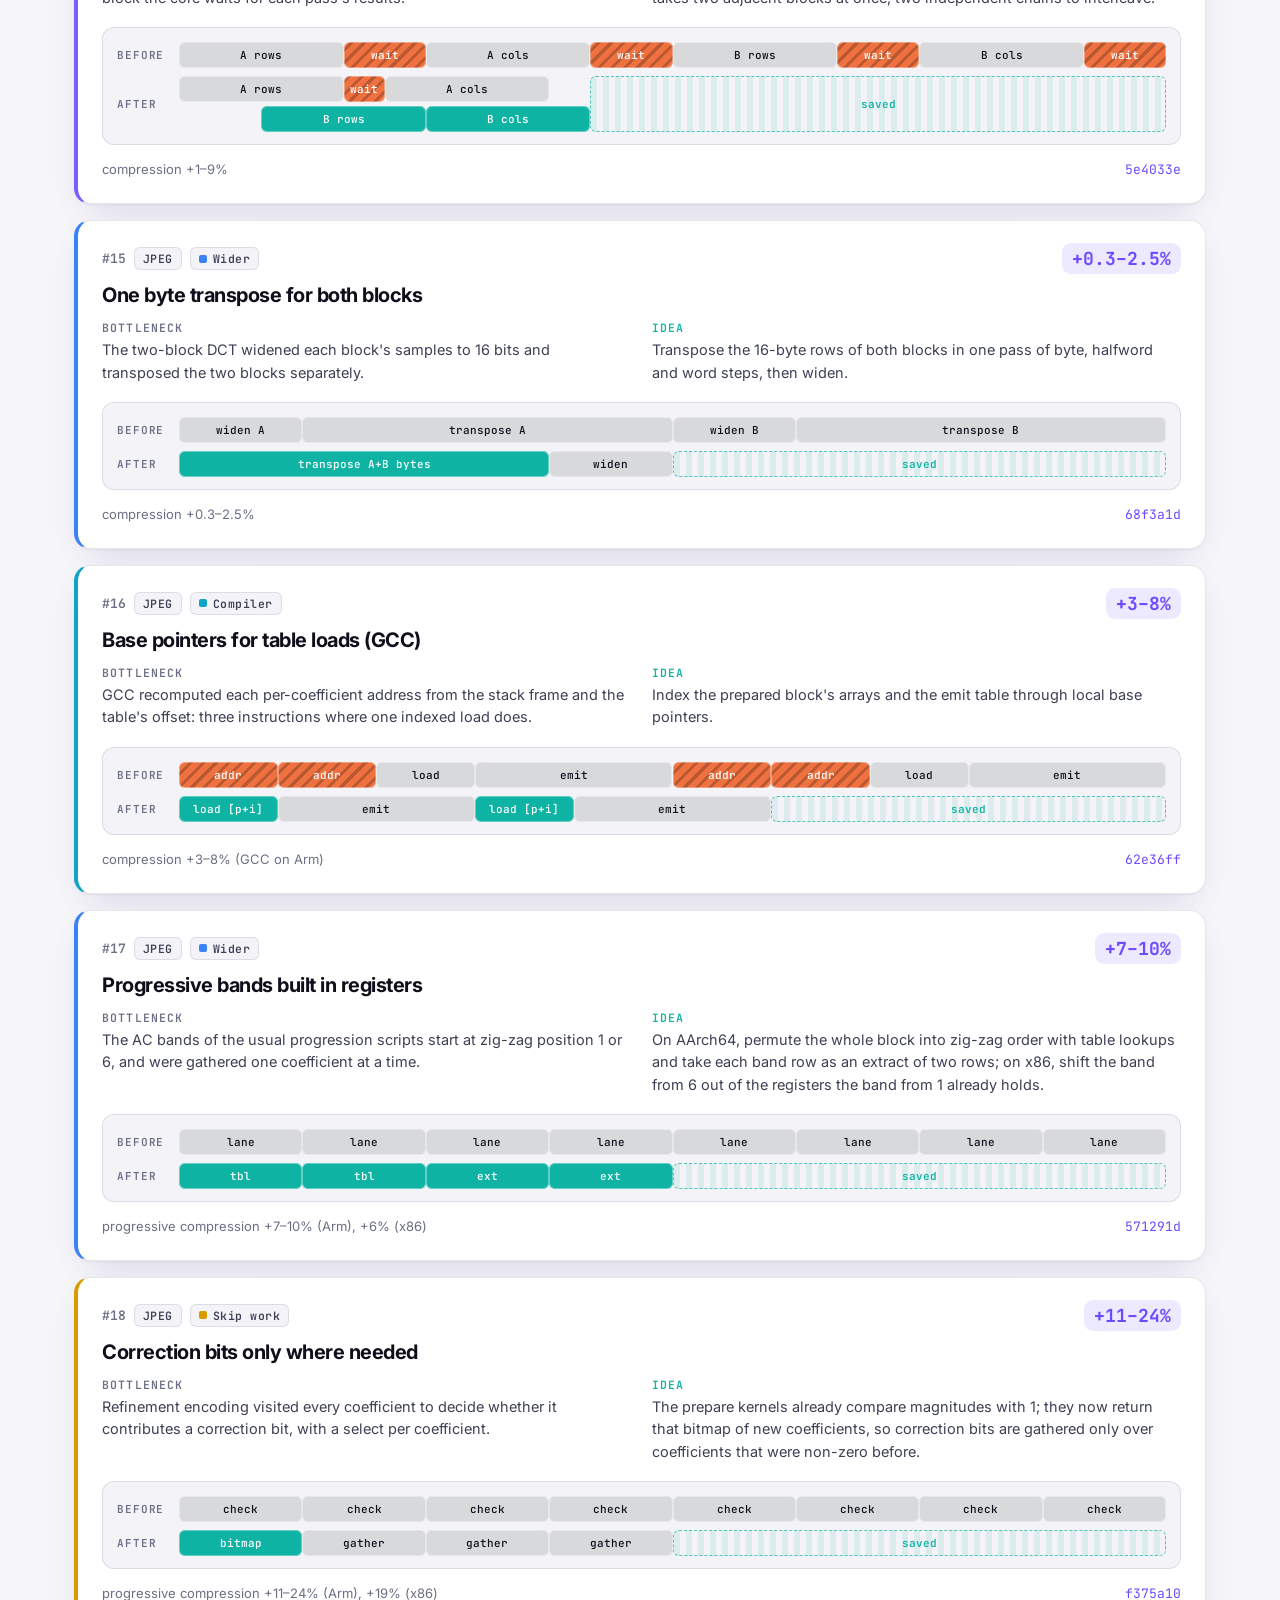
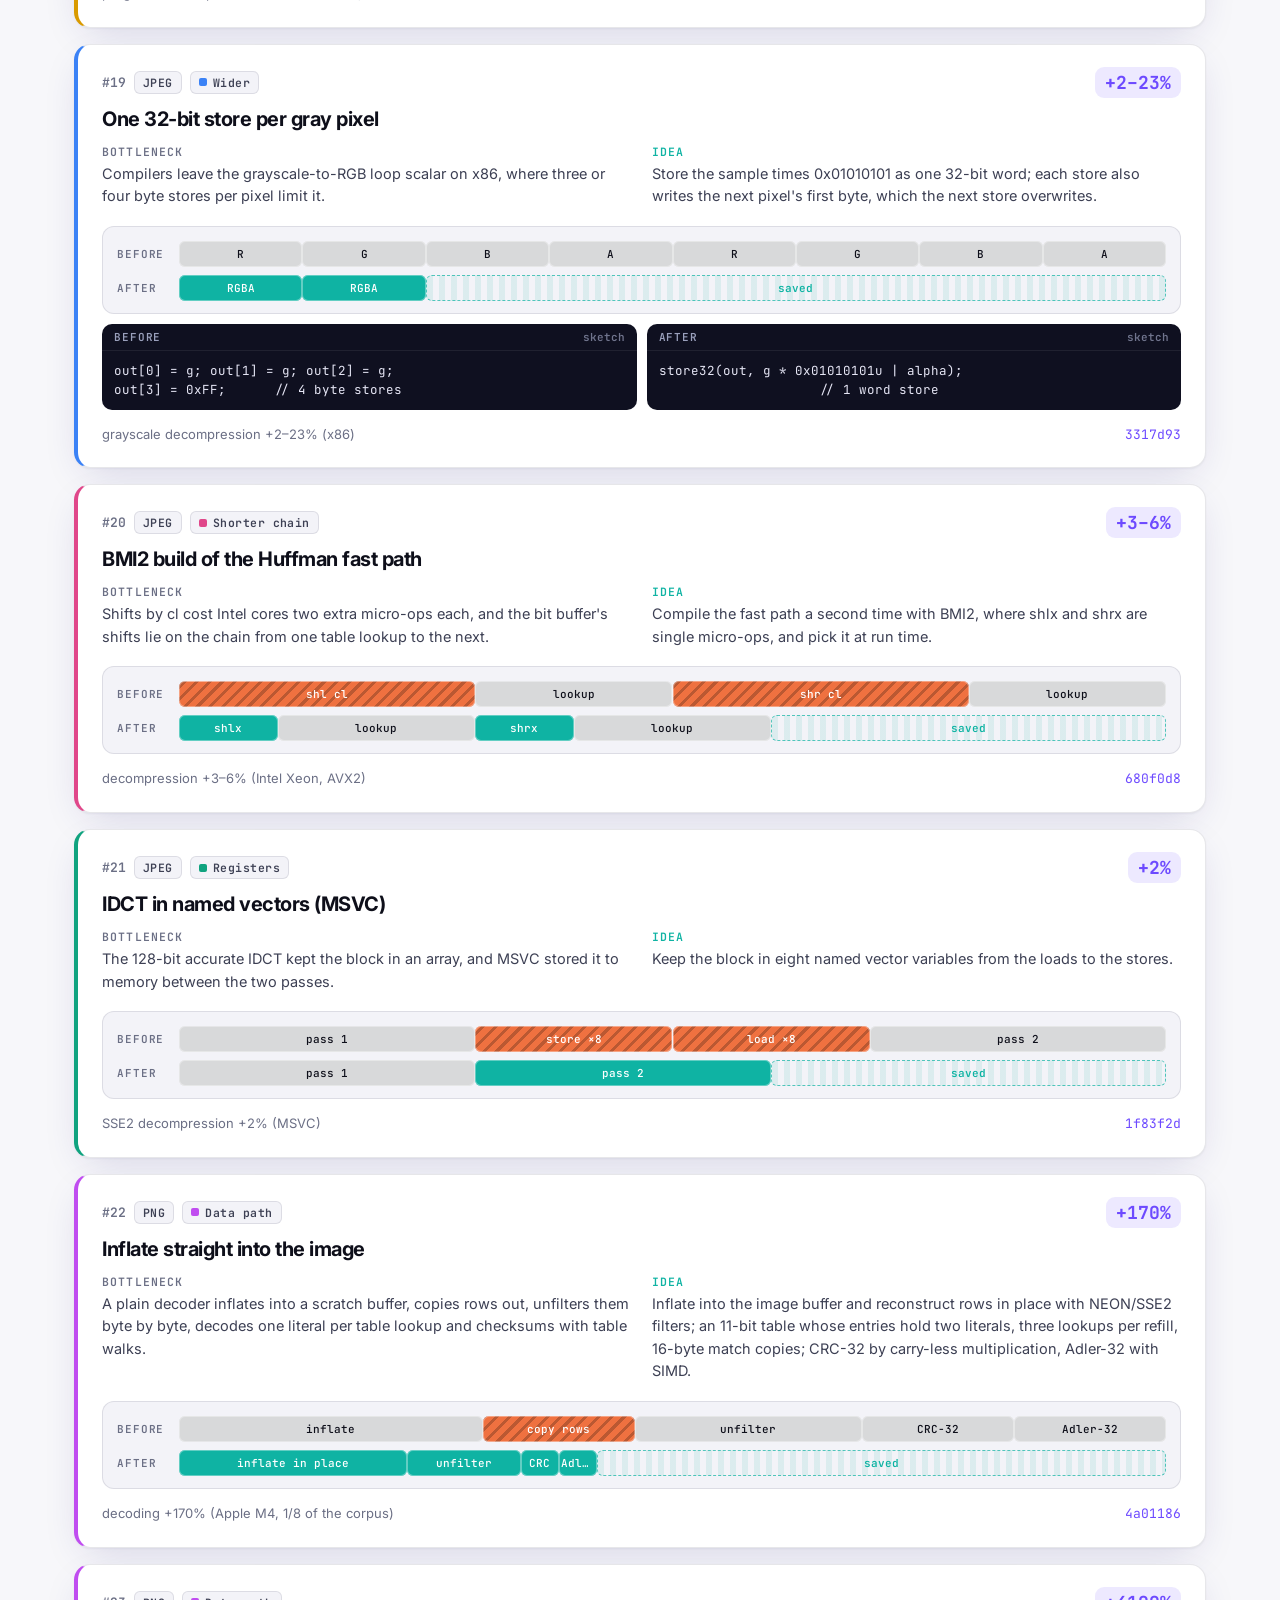
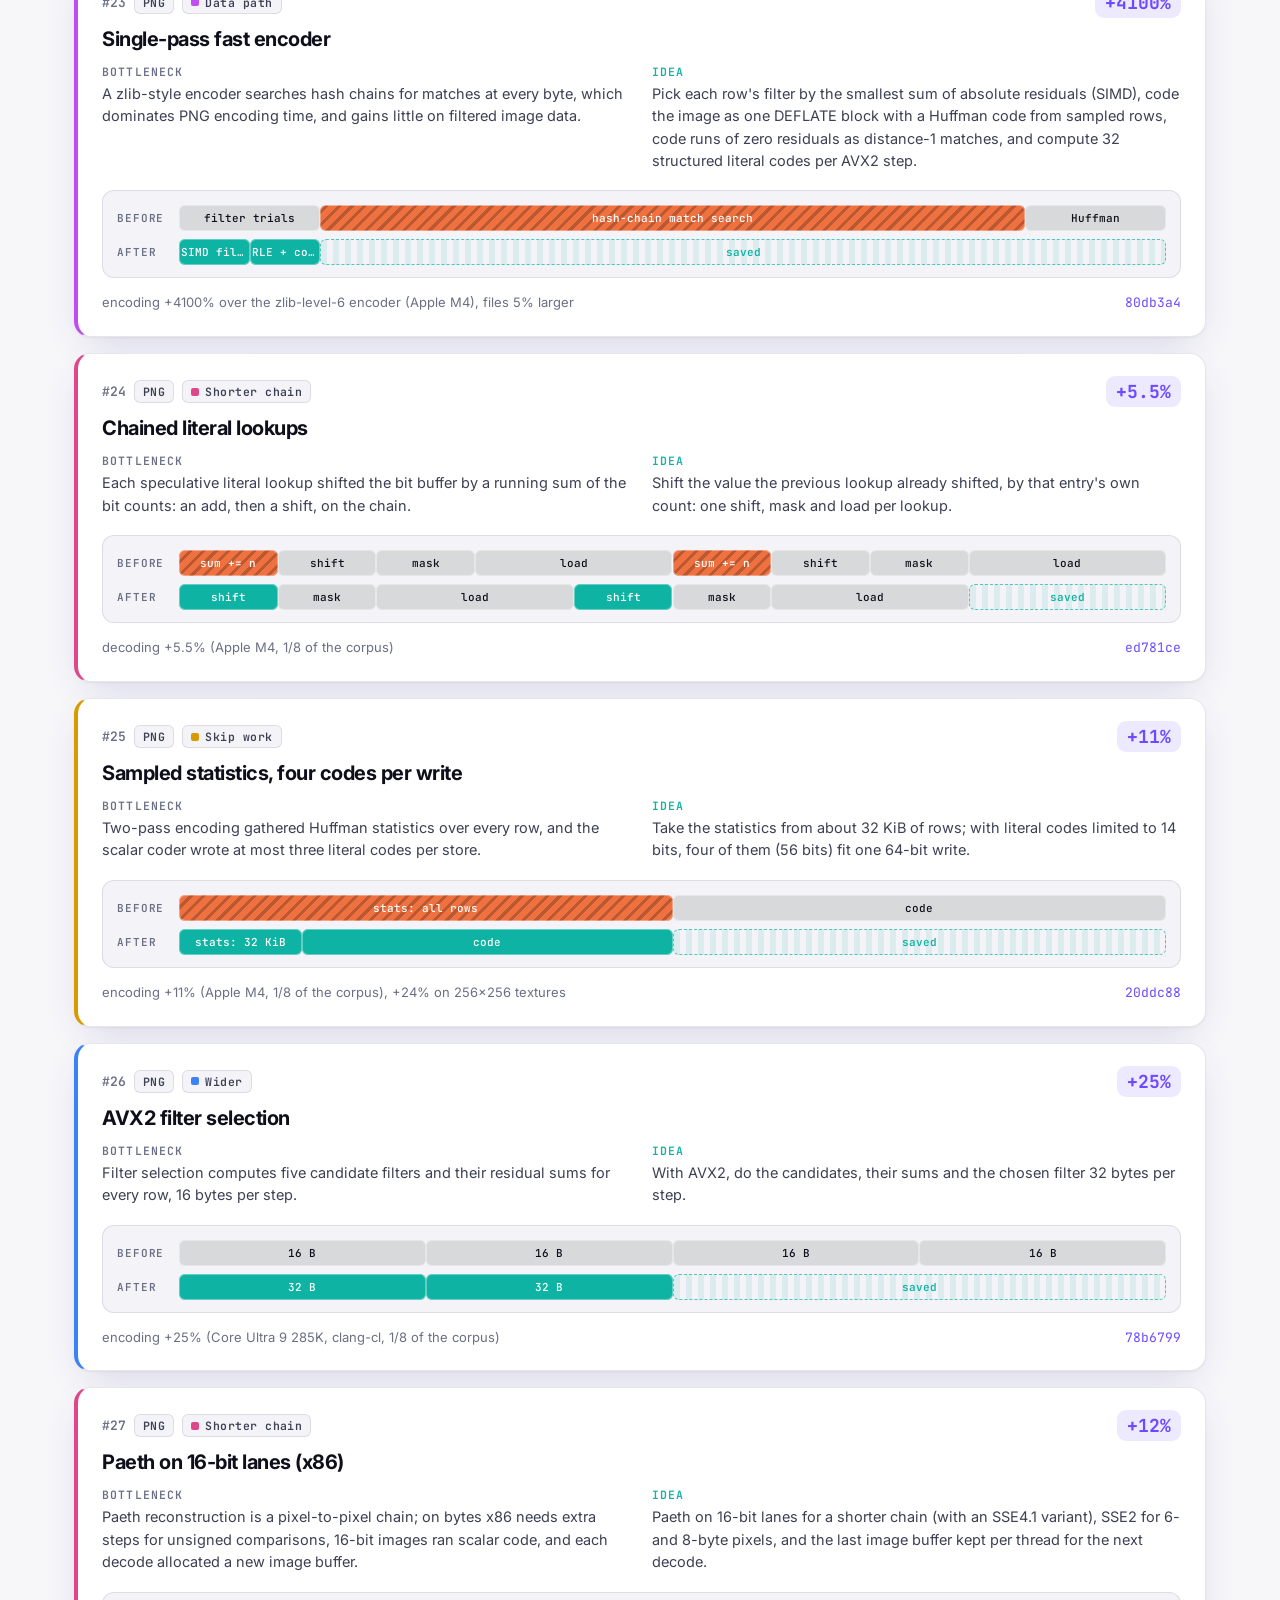
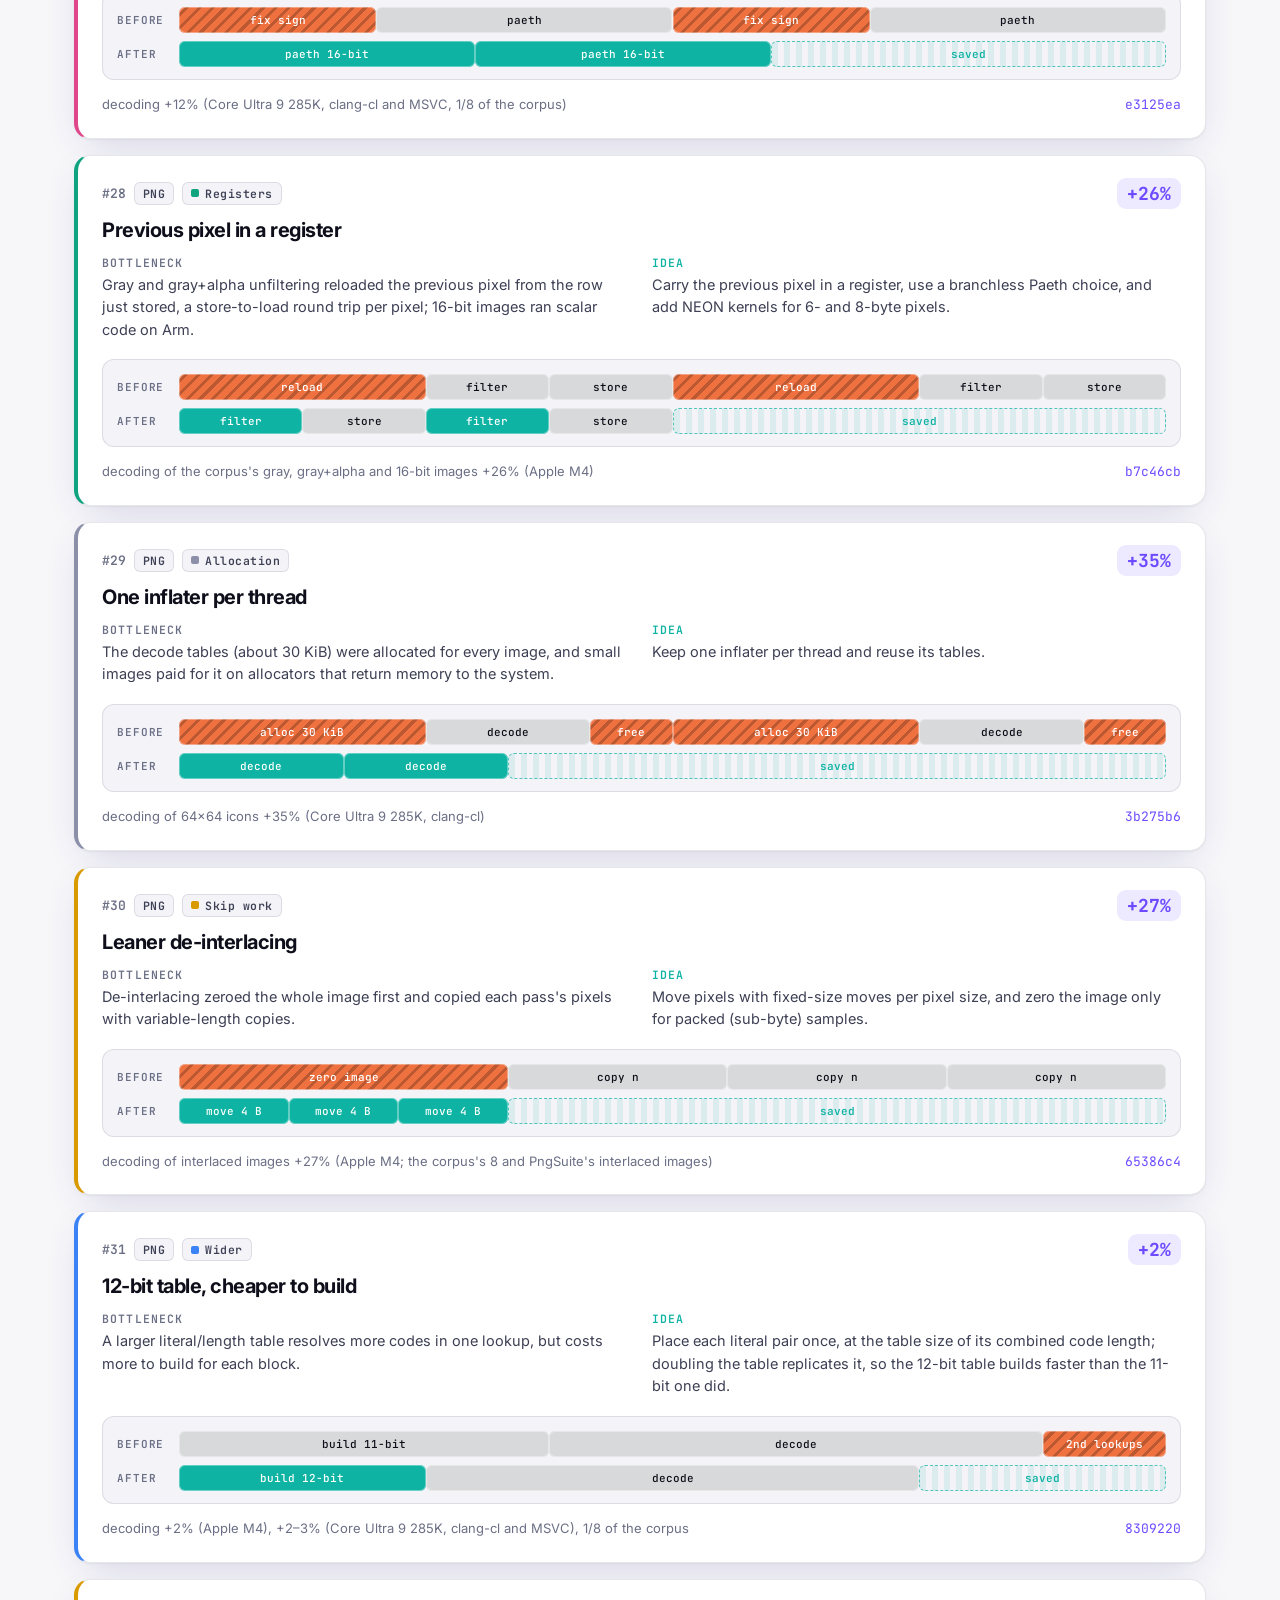
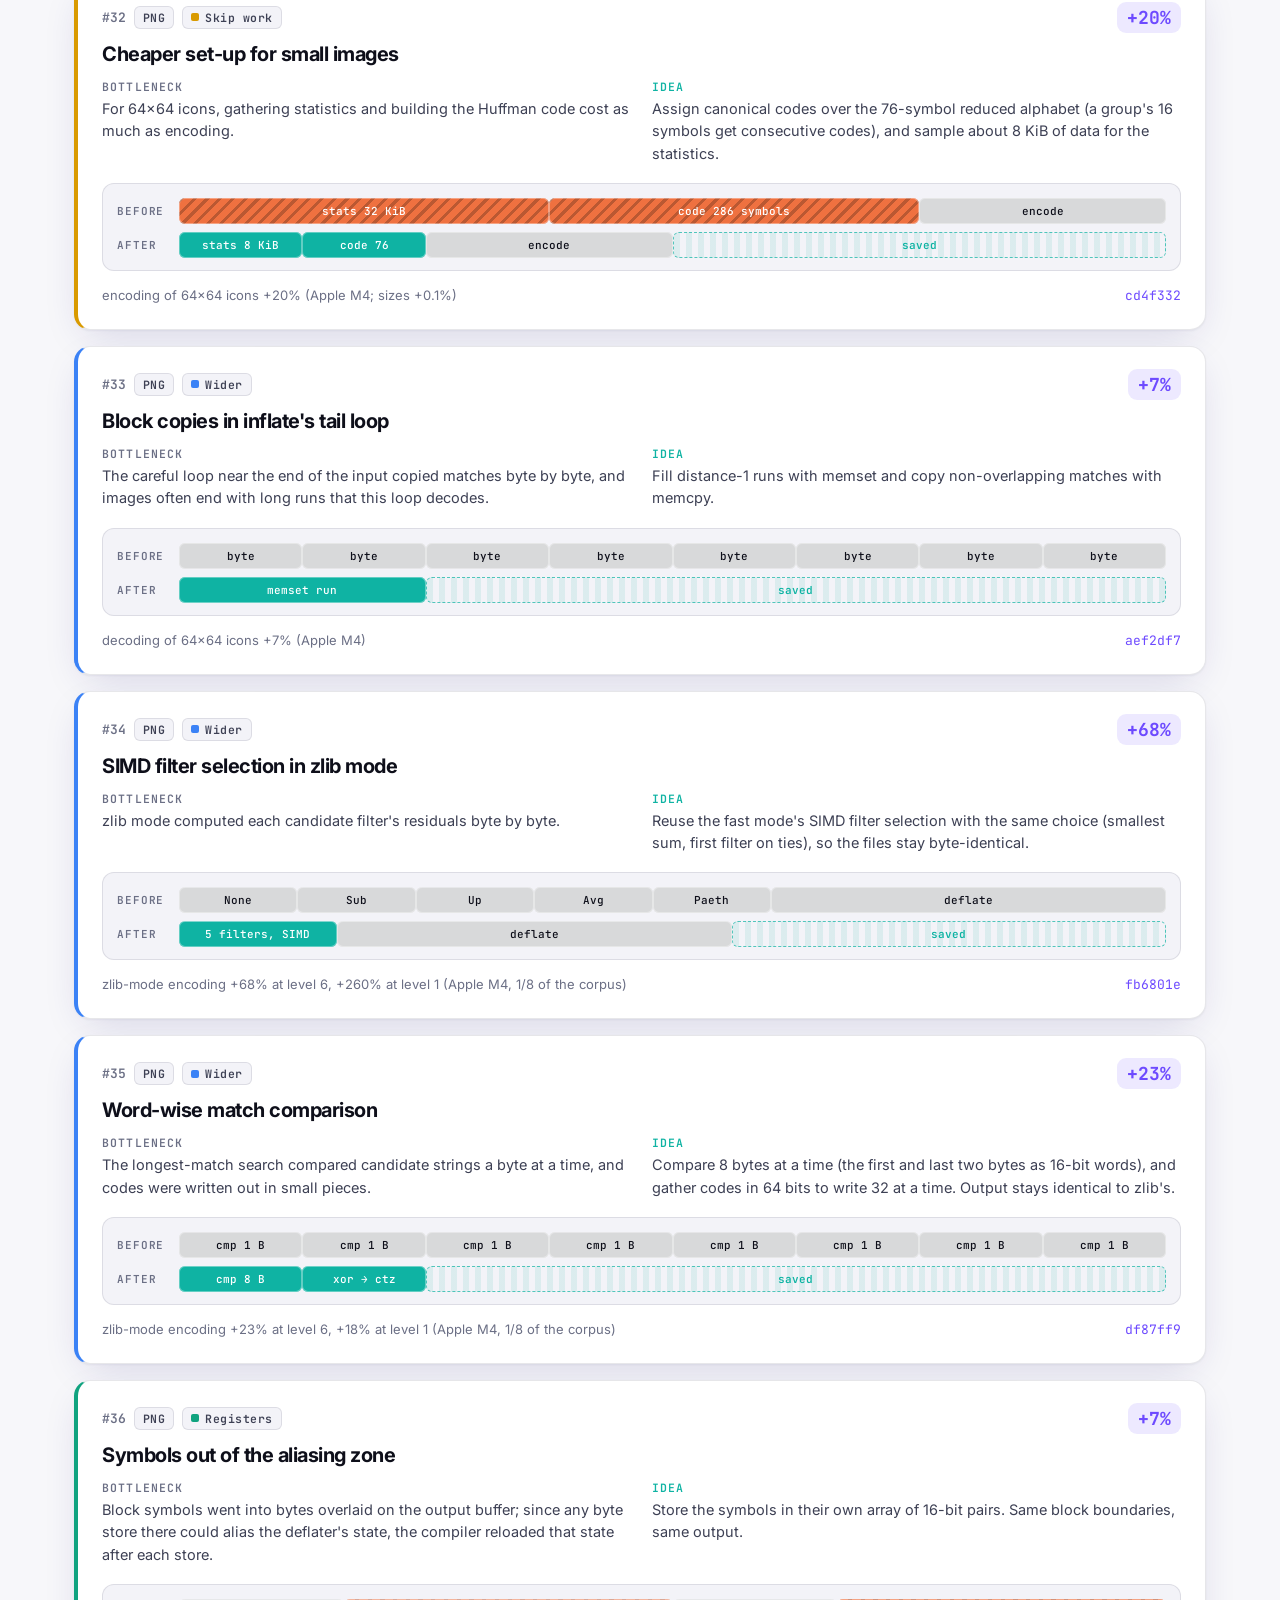
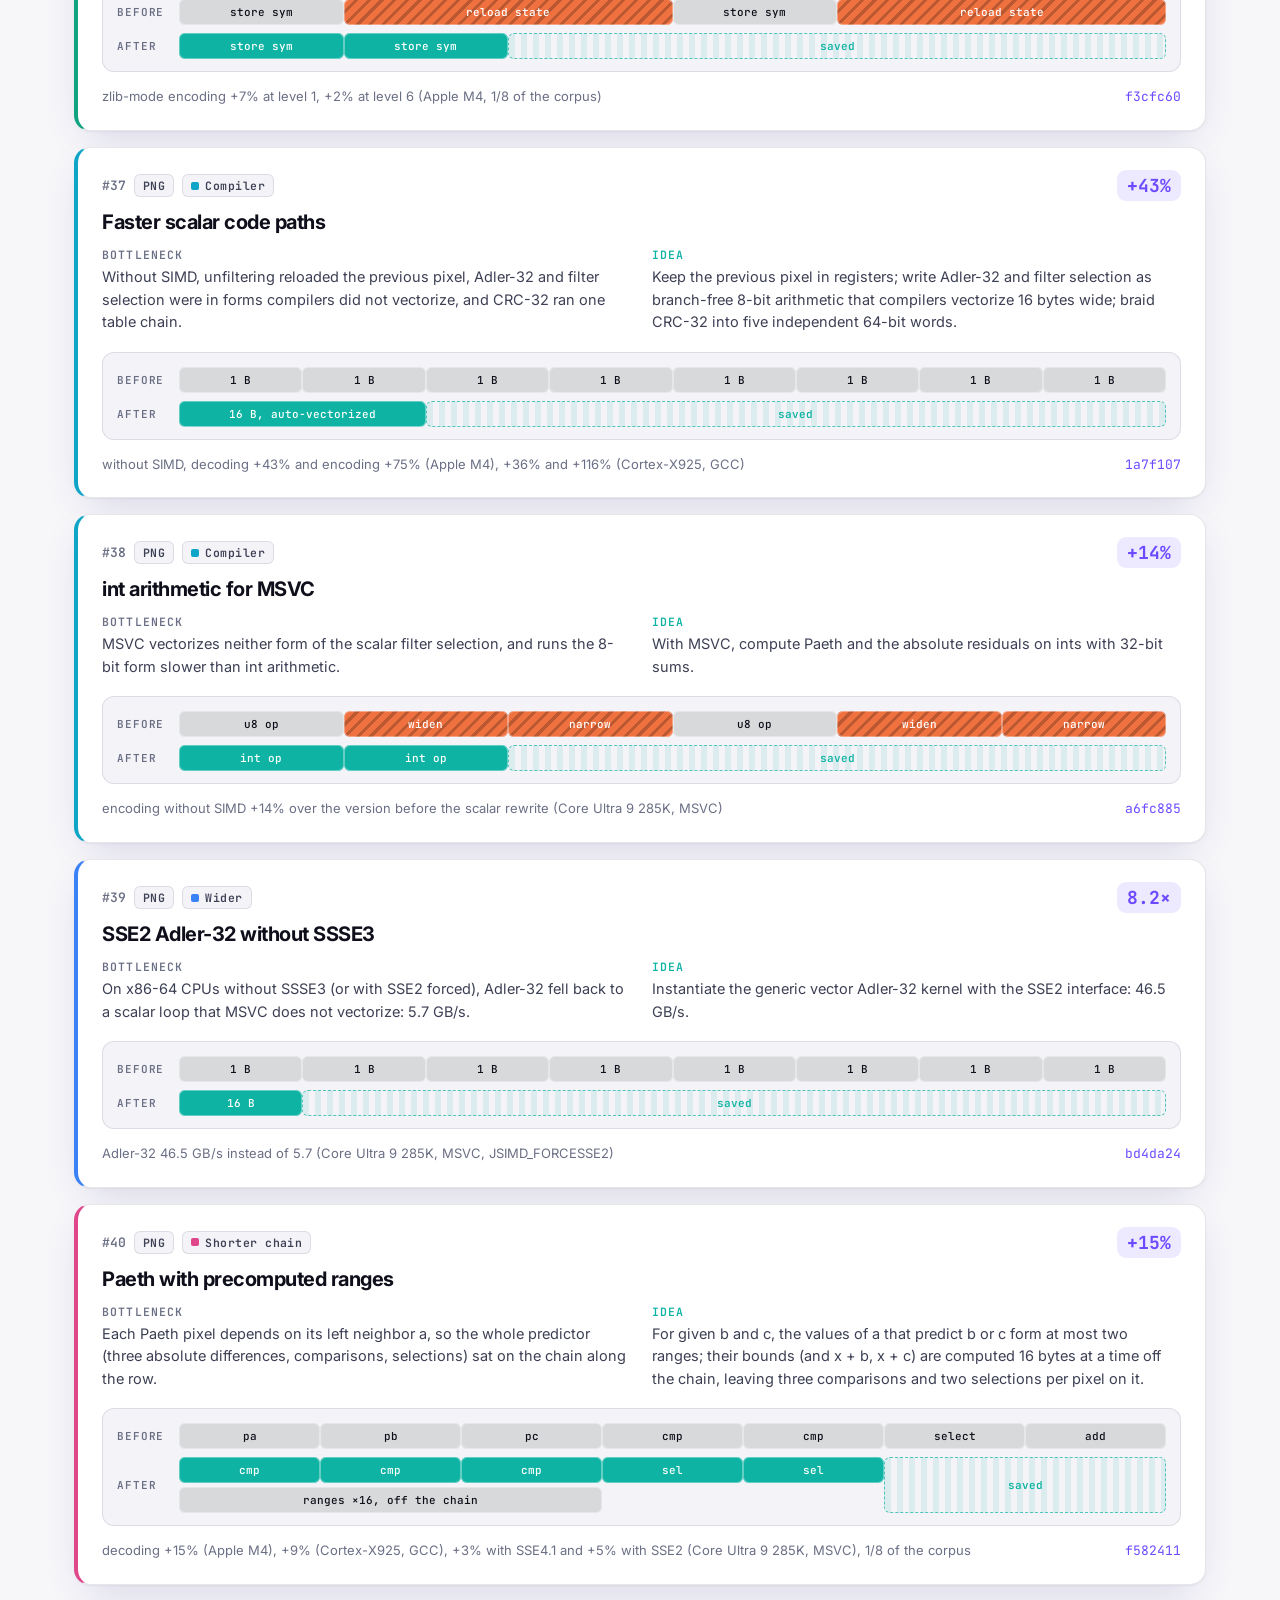
<file: docs/optimizations.html>
<!doctype html>
<html lang="en">
<head>
<meta charset="utf-8">
<meta name="viewport" content="width=device-width, initial-scale=1">
<title>vio — how it got fast</title>
<meta name="description" content="Every measured speed-up in vio's JPEG and PNG codecs, one idea at a time: the bottleneck, the fix and a before/after timeline.">
<meta property="og:title" content="vio — how it got fast">
<meta property="og:description" content="Every measured speed-up in vio's JPEG and PNG codecs, one idea at a time.">
<meta property="og:type" content="website">
<meta name="theme-color" content="#0a0b10">
<link rel="icon" href="data:image/svg+xml,%3Csvg xmlns='http://www.w3.org/2000/svg' viewBox='0 0 32 32'%3E%3Crect width='32' height='32' rx='7' fill='%237c5cff'/%3E%3Cpath d='M8 10l8 13 8-13' fill='none' stroke='white' stroke-width='3.4' stroke-linecap='round' stroke-linejoin='round'/%3E%3C/svg%3E">
<link rel="preconnect" href="https://fonts.googleapis.com">
<link rel="preconnect" href="https://fonts.gstatic.com" crossorigin>
<link href="https://fonts.googleapis.com/css2?family=Inter:wght@400;500;600;700;800&family=JetBrains+Mono:wght@400;500;700&display=swap" rel="stylesheet">
<link rel="stylesheet" href="style.css">
<script>
  try { var t = localStorage.getItem('vio-theme'); if (t) document.documentElement.dataset.theme = t; } catch (e) {}
</script>
</head>
<body>

<header class="nav">
  <div class="wrap nav-inner">
    <a class="brand" href="index.html" aria-label="vio home">
      <span class="brand-mark" aria-hidden="true"><svg viewBox="0 0 32 32"><path d="M8 10l8 13 8-13"/></svg></span>
      vio
    </a>
    <nav class="nav-links" aria-label="Sections">
      <a href="index.html#performance">Performance</a>
      <a href="#ideas">Ideas</a>
      <a href="#changes">All changes</a>
    </nav>
    <div class="nav-actions">
      <button class="icon-btn" id="theme-toggle" type="button" aria-label="Toggle color theme">
        <svg class="i-sun" viewBox="0 0 24 24"><circle cx="12" cy="12" r="4.2"/><path d="M12 2v2.5M12 19.5V22M2 12h2.5M19.5 12H22M4.9 4.9l1.8 1.8M17.3 17.3l1.8 1.8M4.9 19.1l1.8-1.8M17.3 6.7l1.8-1.8"/></svg>
        <svg class="i-moon" viewBox="0 0 24 24"><path d="M20.5 14.2A8.5 8.5 0 0 1 9.8 3.5a8.5 8.5 0 1 0 10.7 10.7z"/></svg>
      </button>
      <a class="btn btn-small" href="https://github.com/ufoym/vio">
        <svg viewBox="0 0 16 16" aria-hidden="true"><path fill="currentColor" d="M8 0C3.58 0 0 3.58 0 8c0 3.54 2.29 6.53 5.47 7.59.4.07.55-.17.55-.38 0-.19-.01-.82-.01-1.49-2.01.37-2.53-.49-2.69-.94-.09-.23-.48-.94-.82-1.13-.28-.15-.68-.52-.01-.53.63-.01 1.08.58 1.23.82.72 1.21 1.87.87 2.33.66.07-.52.28-.87.51-1.07-1.78-.2-3.64-.89-3.64-3.95 0-.87.31-1.59.82-2.15-.08-.2-.36-1.02.08-2.12 0 0 .67-.21 2.2.82.64-.18 1.32-.27 2-.27.68 0 1.36.09 2 .27 1.53-1.04 2.2-.82 2.2-.82.44 1.1.16 1.92.08 2.12.51.56.82 1.27.82 2.15 0 3.07-1.87 3.75-3.65 3.95.29.25.54.73.54 1.48 0 1.07-.01 1.93-.01 2.2 0 .21.15.46.55.38A8.013 8.013 0 0 0 16 8c0-4.42-3.58-8-8-8z"/></svg>
        GitHub
      </a>
    </div>
  </div>
</header>

<main id="top">

<section class="section opt-hero">
  <div class="hero-glow" aria-hidden="true"></div>
  <div class="wrap">
    <div class="section-head">
      <p class="kicker"><a href="index.html#performance">← Performance</a> · Optimization log</p>
      <h2>How vio got fast, <span class="grad">one idea at a time.</span></h2>
      <p class="sub">Every kept speed-up was A/B-tested on the same machine against the build before it. Here is each one:
        the bottleneck it found, the idea that removed it, and a before/after timeline of the work.</p>
    </div>

    <div class="strip-card">
      <div class="strip-head">
        <div>
          <h3><span id="opt-count">58</span> measured wins</h3>
          <p class="sub small">In commit order; bar height is the logged gain (log scale), colour is the idea behind it. Click a bar to jump to it.</p>
        </div>
        <div class="strip-tip" id="strip-tip" aria-live="polite"></div>
      </div>
      <div class="strip" id="strip"></div>
      <div class="strip-axis"><span>JPEG</span><span>PNG</span></div>
    </div>
  </div>
</section>

<section class="section opt-ideas" id="ideas">
  <div class="wrap">
    <div class="section-head">
      <p class="kicker">Eight recurring ideas</p>
      <h2>Most wins are one of a few moves.</h2>
      <p class="sub">Pick an idea to see only its changes. In each timeline, <b class="k-new">teal</b> marks the new step,
        <b class="k-slow">orange</b> the waste it removed; the shaded tail is the time saved.</p>
    </div>
    <div class="ideas" id="ideas-grid"></div>
  </div>
</section>

<section class="section opt-list" id="changes">
  <div class="wrap">
    <div class="opt-controls">
      <div class="seg" role="tablist" aria-label="Codec" id="f-codec">
        <button role="tab" data-v="all" aria-selected="true">All</button>
        <button role="tab" data-v="jpeg">JPEG</button>
        <button role="tab" data-v="png">PNG</button>
      </div>
      <div class="seg" role="tablist" aria-label="Order" id="f-sort">
        <button role="tab" data-v="log" aria-selected="true">Commit order</button>
        <button role="tab" data-v="gain">Biggest gain</button>
      </div>
      <p class="opt-showing" id="opt-showing"></p>
    </div>
    <ol class="opts" id="opts"></ol>
    <p class="opt-foot">Timelines are schematic: box widths illustrate where the time goes, they are not measurements.
      Gains are the numbers logged in the project README, each over the build before it, on the machine named.</p>
  </div>
</section>

</main>

<footer class="footer">
  <div class="wrap footer-inner">
    <span class="brand small"><span class="brand-mark" aria-hidden="true"><svg viewBox="0 0 32 32"><path d="M8 10l8 13 8-13"/></svg></span>vio</span>
    <span class="muted">© 2026 Ming · MIT License · Gains from the project README</span>
    <a href="index.html">Back to the project page</a>
  </div>
</footer>

<script src="data.js"></script>
<script src="opt-data.js"></script>
<script src="opt.js"></script>
</body>
</html>
</file>
<file: docs/style.css>
/* ───────── Tokens ───────── */
:root {
  --bg: #f7f7fa;
  --bg-2: #eeeef4;
  --surface: #ffffff;
  --surface-2: #f3f3f8;
  --border: rgba(20, 20, 50, 0.1);
  --border-strong: rgba(20, 20, 50, 0.18);
  --text: #0e0f1a;
  --text-2: #3d4054;
  --muted: #6b6f85;
  --accent: #6d4aff;
  --accent-2: #00b3a4;
  --accent-ink: #ffffff;
  --grad: linear-gradient(100deg, #6d4aff 0%, #b04aff 45%, #ff6a3d 100%);
  --bar-simd: linear-gradient(90deg, #6d4aff, #a855f7);
  --bar-scalar: linear-gradient(90deg, #00a99c, #22c3b5);
  --bar-slow: linear-gradient(90deg, #e2563b, #f08a4b);
  --yes: #0f9f6e;
  --part: #c98a00;
  --no: #c2c4d0;
  --code-bg: #0f1020;
  --code-text: #e6e6f5;
  --shadow: 0 1px 2px rgba(20, 20, 60, 0.05), 0 12px 40px -12px rgba(40, 30, 120, 0.18);
  --glow-a: rgba(109, 74, 255, 0.22);
  --glow-b: rgba(255, 106, 61, 0.14);
  --heat-lo: 238, 238, 246;
  --heat-hi: 109, 74, 255;
  --radius: 16px;
  --font: "Inter", ui-sans-serif, system-ui, -apple-system, "Segoe UI", sans-serif;
  --mono: "JetBrains Mono", ui-monospace, "SF Mono", Menlo, Consolas, monospace;
  color-scheme: light;
}

@media (prefers-color-scheme: dark) {
  :root:not([data-theme="light"]) {
    --bg: #0a0b10;
    --bg-2: #0f1118;
    --surface: #12141c;
    --surface-2: #181b25;
    --border: rgba(200, 205, 255, 0.08);
    --border-strong: rgba(200, 205, 255, 0.16);
    --text: #eef0fa;
    --text-2: #b9bdd2;
    --muted: #7f849c;
    --accent: #8b6dff;
    --accent-2: #2ee6cf;
    --grad: linear-gradient(100deg, #9b7dff 0%, #d26bff 45%, #ff8a5c 100%);
    --bar-simd: linear-gradient(90deg, #6d4aff, #b06bff);
    --bar-scalar: linear-gradient(90deg, #0fa597, #2ee6cf);
    --yes: #34d399;
    --part: #fbbf24;
    --no: #3a3e50;
    --code-bg: #0c0d16;
    --shadow: 0 1px 0 rgba(255, 255, 255, 0.03) inset, 0 20px 60px -20px rgba(0, 0, 0, 0.7);
    --glow-a: rgba(124, 92, 255, 0.28);
    --glow-b: rgba(255, 106, 61, 0.12);
    --heat-lo: 24, 27, 38;
    --heat-hi: 139, 109, 255;
    color-scheme: dark;
  }
}
:root[data-theme="dark"] {
  --bg: #0a0b10;
  --bg-2: #0f1118;
  --surface: #12141c;
  --surface-2: #181b25;
  --border: rgba(200, 205, 255, 0.08);
  --border-strong: rgba(200, 205, 255, 0.16);
  --text: #eef0fa;
  --text-2: #b9bdd2;
  --muted: #7f849c;
  --accent: #8b6dff;
  --accent-2: #2ee6cf;
  --grad: linear-gradient(100deg, #9b7dff 0%, #d26bff 45%, #ff8a5c 100%);
  --bar-simd: linear-gradient(90deg, #6d4aff, #b06bff);
  --bar-scalar: linear-gradient(90deg, #0fa597, #2ee6cf);
  --yes: #34d399;
  --part: #fbbf24;
  --no: #3a3e50;
  --code-bg: #0c0d16;
  --shadow: 0 1px 0 rgba(255, 255, 255, 0.03) inset, 0 20px 60px -20px rgba(0, 0, 0, 0.7);
  --glow-a: rgba(124, 92, 255, 0.28);
  --glow-b: rgba(255, 106, 61, 0.12);
  --heat-lo: 24, 27, 38;
  --heat-hi: 139, 109, 255;
  color-scheme: dark;
}

/* ───────── Base ───────── */
*, *::before, *::after { box-sizing: border-box; }
html { scroll-behavior: smooth; scroll-padding-top: 72px; -webkit-text-size-adjust: 100%; }
@media (prefers-reduced-motion: reduce) { html { scroll-behavior: auto; } }
body {
  margin: 0;
  background: var(--bg);
  color: var(--text);
  font: 16px/1.6 var(--font);
  -webkit-font-smoothing: antialiased;
  overflow-x: hidden;
}
a { color: inherit; text-decoration: none; }
code { font-family: var(--mono); font-size: 0.88em; background: var(--surface-2); border: 1px solid var(--border); padding: 0.08em 0.38em; border-radius: 6px; }
h1, h2, h3 { text-wrap: balance; margin: 0; letter-spacing: -0.025em; line-height: 1.1; }
p { margin: 0; }
svg { display: block; }
button { font: inherit; color: inherit; }
.wrap { width: 100%; max-width: 1180px; margin: 0 auto; padding: 0 24px; }
@media (max-width: 640px) { .wrap { padding: 0 16px; } }
.muted { color: var(--muted); }
.grad { background: var(--grad); -webkit-background-clip: text; background-clip: text; color: transparent; }

/* ───────── Nav ───────── */
.nav {
  position: sticky; top: 0; z-index: 50;
  backdrop-filter: saturate(1.6) blur(14px);
  -webkit-backdrop-filter: saturate(1.6) blur(14px);
  background: color-mix(in srgb, var(--bg) 72%, transparent);
  border-bottom: 1px solid var(--border);
}
.nav-inner { display: flex; align-items: center; gap: 28px; height: 60px; }
.brand { display: inline-flex; align-items: center; gap: 10px; font-weight: 800; font-size: 20px; letter-spacing: -0.04em; }
.brand-mark { width: 28px; height: 28px; border-radius: 8px; background: var(--grad); display: grid; place-items: center; box-shadow: 0 4px 16px -4px var(--glow-a); }
.brand-mark svg { width: 20px; height: 20px; fill: none; stroke: #fff; stroke-width: 3.6; stroke-linecap: round; stroke-linejoin: round; }
.brand.small { font-size: 16px; }
.brand.small .brand-mark { width: 22px; height: 22px; border-radius: 6px; }
.brand.small .brand-mark svg { width: 16px; height: 16px; }
.nav-links { display: flex; gap: 22px; font-size: 14px; color: var(--text-2); }
.nav-links a:hover { color: var(--text); }
.nav-actions { margin-left: auto; display: flex; align-items: center; gap: 10px; }
.icon-btn { width: 36px; height: 36px; border-radius: 10px; border: 1px solid var(--border); background: var(--surface); display: grid; place-items: center; cursor: pointer; }
.icon-btn:hover { border-color: var(--border-strong); }
.icon-btn svg { width: 18px; height: 18px; fill: none; stroke: currentColor; stroke-width: 1.8; stroke-linecap: round; }
.icon-btn .i-moon { display: none; }
:root[data-theme="dark"] .icon-btn .i-sun { display: none; }
:root[data-theme="dark"] .icon-btn .i-moon { display: block; }
@media (prefers-color-scheme: dark) {
  :root:not([data-theme="light"]) .icon-btn .i-sun { display: none; }
  :root:not([data-theme="light"]) .icon-btn .i-moon { display: block; }
}
@media (max-width: 860px) { .nav-links { display: none; } }

/* ───────── Buttons ───────── */
.btn {
  display: inline-flex; align-items: center; justify-content: center; gap: 8px;
  height: 46px; padding: 0 20px; border-radius: 12px;
  font-weight: 600; font-size: 15px; border: 1px solid transparent; cursor: pointer;
  transition: transform 0.15s ease, box-shadow 0.2s ease, border-color 0.2s, background 0.2s;
  background: none;
}
.btn svg { width: 16px; height: 16px; fill: none; stroke: currentColor; stroke-width: 2; stroke-linecap: round; stroke-linejoin: round; }
.btn-small { height: 36px; padding: 0 14px; font-size: 14px; border-radius: 10px; background: var(--text); color: var(--bg); }
.btn-small svg { width: 16px; height: 16px; stroke: none; }
.btn-primary { background: var(--grad); color: #fff; box-shadow: 0 10px 30px -10px var(--glow-a); }
.btn-primary:hover { transform: translateY(-1px); box-shadow: 0 16px 40px -12px var(--glow-a); }
.btn-ghost { border-color: var(--border-strong); background: var(--surface); }
.btn-ghost:hover { border-color: var(--accent); }

/* ───────── Hero ───────── */
.hero { position: relative; padding: 72px 0 48px; overflow: hidden; }
.hero-glow {
  position: absolute; inset: -200px -10% auto; height: 760px; pointer-events: none;
  background:
    radial-gradient(600px 380px at 75% 35%, var(--glow-a), transparent 70%),
    radial-gradient(520px 320px at 20% 10%, var(--glow-b), transparent 70%);
}
.hero::after {
  content: ""; position: absolute; inset: 0; pointer-events: none;
  background-image: linear-gradient(var(--border) 1px, transparent 1px), linear-gradient(90deg, var(--border) 1px, transparent 1px);
  background-size: 32px 32px;
  mask-image: radial-gradient(ellipse 70% 60% at 50% 30%, #000 20%, transparent 75%);
  -webkit-mask-image: radial-gradient(ellipse 70% 60% at 50% 30%, #000 20%, transparent 75%);
  opacity: 0.6;
}
.hero-grid > *, .start-grid > * { min-width: 0; }
.hero-grid { position: relative; z-index: 1; display: grid; grid-template-columns: minmax(0, 1.02fr) minmax(0, 1fr); gap: 56px; align-items: center; }
.eyebrow { display: inline-flex; align-items: center; gap: 8px; font-size: 13px; font-weight: 600; color: var(--text-2); padding: 6px 12px; border: 1px solid var(--border-strong); border-radius: 999px; background: var(--surface); }
.eyebrow .dot { width: 7px; height: 7px; border-radius: 50%; background: var(--accent-2); box-shadow: 0 0 0 4px color-mix(in srgb, var(--accent-2) 22%, transparent); }
.hero h1 { font-size: clamp(42px, 6.4vw, 76px); font-weight: 800; letter-spacing: -0.045em; margin: 22px 0 22px; }
.lede { font-size: 18px; color: var(--text-2); max-width: 540px; }
.lede strong { color: var(--text); }
.cta { display: flex; gap: 12px; flex-wrap: wrap; margin-top: 30px; }
.cta.center { justify-content: center; }
.install {
  display: flex; align-items: center; gap: 10px; margin-top: 22px; max-width: 460px;
  padding: 10px 10px 10px 14px; border-radius: 12px; border: 1px solid var(--border); background: var(--surface);
  font-family: var(--mono); font-size: 13.5px;
}
.install code { background: none; border: 0; padding: 0; font-size: inherit; flex: 1; min-width: 0; overflow: hidden; text-overflow: ellipsis; white-space: nowrap; }
.prompt { color: var(--accent); font-weight: 700; }
.copy { width: 32px; height: 32px; flex: none; border-radius: 8px; border: 1px solid var(--border); background: var(--surface-2); cursor: pointer; display: grid; place-items: center; color: var(--muted); }
.copy:hover { color: var(--text); border-color: var(--border-strong); }
.copy svg { width: 16px; height: 16px; fill: none; stroke: currentColor; stroke-width: 1.6; }
.copy.done { color: var(--yes); }

.hero-art { margin: 0; }
.window {
  border-radius: 18px; overflow: hidden; border: 1px solid var(--border-strong);
  background: #0b0b14; box-shadow: var(--shadow), 0 40px 120px -40px var(--glow-a);
  transform: perspective(1400px) rotateY(-6deg) rotateX(2deg);
  transition: transform 0.6s ease;
}
.window:hover { transform: perspective(1400px) rotateY(0) rotateX(0); }
.window-bar { display: flex; align-items: center; gap: 14px; height: 38px; padding: 0 14px; background: #141522; border-bottom: 1px solid rgba(255, 255, 255, 0.06); }
.lights { display: flex; gap: 7px; }
.lights i { width: 11px; height: 11px; border-radius: 50%; background: #ff5f57; }
.lights i:nth-child(2) { background: #febc2e; }
.lights i:nth-child(3) { background: #28c840; }
.window-title { font: 500 12.5px var(--mono); color: #c9cbe0; white-space: nowrap; }
.window-title em { color: #7c7f99; font-style: normal; }
/* Benchmark race */
.race-cpu { margin-left: auto; font: 600 11.5px var(--mono); color: #d9dbf0; padding: 3px 9px; border-radius: 999px; background: rgba(255, 255, 255, 0.06); border: 1px solid rgba(255, 255, 255, 0.08); white-space: nowrap; overflow: hidden; text-overflow: ellipsis; min-width: 0; }
.race-cpu b { color: #b79cff; font-weight: 700; }
.race-tabs { display: flex; gap: 4px; padding: 10px 14px 0; overflow-x: auto; scrollbar-width: none; }
.race-tabs::-webkit-scrollbar { display: none; }
.race-tabs button {
  position: relative; flex: none; border: 0; cursor: pointer; padding: 6px 10px 8px; border-radius: 8px;
  font: 600 12px var(--mono); color: #7c7f99; background: none; overflow: hidden;
}
.race-tabs button:hover { color: #c9cbe0; }
.race-tabs button[aria-selected="true"] { color: #fff; background: rgba(255, 255, 255, 0.06); }
.race-tabs button i { position: absolute; left: 10px; right: 10px; bottom: 3px; height: 2px; border-radius: 2px; background: rgba(255, 255, 255, 0.08); }
.race-tabs button i::after { content: ""; position: absolute; inset: 0; transform-origin: left; transform: scaleX(var(--p, 0)); background: linear-gradient(90deg, #8b6dff, #ff8a5c); border-radius: inherit; }
.race-head { display: flex; align-items: baseline; gap: 14px; padding: 14px 18px 8px; min-height: 82px; }
.race-x {
  font-size: 58px; font-weight: 800; letter-spacing: -0.05em; line-height: 1; font-variant-numeric: tabular-nums;
  background: linear-gradient(100deg, #9b7dff 0%, #d26bff 45%, #ff8a5c 100%); -webkit-background-clip: text; background-clip: text; color: transparent;
  transition: opacity 0.3s, filter 0.3s;
}
.race.running .race-x { opacity: 0.28; filter: saturate(0.2); }
.race-vs { display: flex; flex-direction: column; line-height: 1.25; font-size: 15px; font-weight: 600; color: #eef0fa; }
.race-vs small { font: 500 12px var(--mono); color: #8a8da8; margin-top: 3px; }
.race-lanes { display: grid; gap: 12px; padding: 4px 18px 16px; }
.lane { display: grid; grid-template-columns: minmax(0, 1fr) auto; align-items: baseline; gap: 6px 12px; }
.lane-name { font: 600 12.5px var(--mono); color: #a7a9c4; white-space: nowrap; overflow: hidden; text-overflow: ellipsis; }
.lane.me .lane-name { color: #fff; }
.lane.me .lane-name::before { content: ""; display: inline-block; width: 7px; height: 7px; border-radius: 50%; margin-right: 7px; vertical-align: 1px; background: #2ee6cf; box-shadow: 0 0 0 3px rgba(46, 230, 207, 0.2); }
.lane-img { grid-column: 1 / -1; position: relative; border-radius: 8px; overflow: hidden; background: #07070e; border: 1px solid rgba(255, 255, 255, 0.07); }
.lane.me .lane-img { border-color: rgba(155, 125, 255, 0.55); box-shadow: 0 0 0 1px rgba(155, 125, 255, 0.15), 0 8px 30px -10px rgba(139, 109, 255, 0.7); }
.lane-img canvas { display: block; width: 100%; height: auto; aspect-ratio: 7 / 1; }
.lane-t { grid-row: 1; grid-column: 2; font: 600 12.5px var(--mono); text-align: right; color: #7c7f99; font-variant-numeric: tabular-nums; white-space: nowrap; }
.lane.me .lane-t { color: #2ee6cf; }
.lane.done .lane-t { color: #c9cbe0; }
.lane.me.done .lane-t { color: #2ee6cf; }
.race-foot { display: flex; align-items: center; gap: 12px; padding: 10px 14px; border-top: 1px solid rgba(255, 255, 255, 0.06); background: #0e0f1a; }
.race-isa { display: flex; flex-wrap: wrap; gap: 4px; }
.race-isa span { font: 600 10.5px var(--mono); padding: 3px 7px; border-radius: 6px; color: #5d6079; border: 1px solid rgba(255, 255, 255, 0.06); transition: color 0.3s, background 0.3s, border-color 0.3s; }
.race-isa span.on { color: #fff; background: rgba(139, 109, 255, 0.25); border-color: rgba(155, 125, 255, 0.6); }
@media (max-width: 520px) {
  .race-x { font-size: 46px; }
  .race-head { padding: 12px 14px 6px; min-height: 70px; }
  .race-lanes { padding: 6px 14px 14px; }
  .window-title em { display: none; }
}
.hero-art figcaption { margin-top: 14px; font-size: 13px; color: var(--muted); text-align: center; }

.stats { position: relative; z-index: 1; list-style: none; margin: 64px 0 0; padding: 0; display: grid; grid-template-columns: repeat(4, 1fr); border: 1px solid var(--border); border-radius: var(--radius); background: var(--surface); box-shadow: var(--shadow); overflow: hidden; }
.stats li { padding: 22px 24px; display: flex; flex-direction: column; gap: 4px; }
.stats li + li { border-left: 1px solid var(--border); }
.stat-num { font-size: 40px; font-weight: 800; letter-spacing: -0.04em; line-height: 1; background: var(--grad); -webkit-background-clip: text; background-clip: text; color: transparent; font-variant-numeric: tabular-nums; }
.stat-pre { font: 600 11px var(--mono); text-transform: uppercase; letter-spacing: 0.1em; color: var(--muted); }
.stat-cap { font-size: 13.5px; color: var(--muted); }

@media (max-width: 960px) {
  .hero-grid { grid-template-columns: minmax(0, 1fr); gap: 40px; }
  .window { transform: none; }
  .stats { grid-template-columns: repeat(2, 1fr); }
  .stats li:nth-child(3) { border-left: 0; }
  .stats li:nth-child(n + 3) { border-top: 1px solid var(--border); }
}
@media (max-width: 640px) {
  .hero { padding-top: 44px; }
  .lede { font-size: 16.5px; }
  .stats li { padding: 18px 16px; }
  .stat-num { font-size: 32px; }
}

/* ───────── Sections ───────── */
.section { padding: 96px 0; position: relative; }
.pillars-section { padding: 24px 0 40px; }
@media (max-width: 640px) { .section { padding: 64px 0; } }
.section-head { max-width: 760px; margin-bottom: 40px; }
.kicker { font: 600 13px var(--mono); text-transform: uppercase; letter-spacing: 0.12em; color: var(--accent); margin-bottom: 14px; }
.section-head h2 { font-size: clamp(30px, 4.2vw, 48px); font-weight: 800; letter-spacing: -0.04em; }
.sub { color: var(--text-2); font-size: 17px; margin-top: 16px; }
.sub.small { font-size: 14px; margin-top: 6px; color: var(--muted); }

.pillars { display: grid; grid-template-columns: repeat(4, 1fr); gap: 16px; }
.pillar, .fmt { border: 1px solid var(--border); border-radius: var(--radius); background: var(--surface); transition: border-color 0.2s, transform 0.2s; }
.pillar { padding: 24px; }
.pillar:hover, .fmt:hover { border-color: var(--border-strong); transform: translateY(-2px); }
.pillar-ico { width: 40px; height: 40px; border-radius: 11px; display: grid; place-items: center; background: color-mix(in srgb, var(--accent) 14%, transparent); color: var(--accent); margin-bottom: 18px; }
.pillar-ico svg { width: 22px; height: 22px; fill: none; stroke: currentColor; stroke-width: 1.9; stroke-linecap: round; stroke-linejoin: round; }
.pillar h3 { font-size: 19px; margin-bottom: 8px; }
.pillar p { font-size: 14.5px; color: var(--text-2); }
@media (max-width: 960px) { .pillars { grid-template-columns: repeat(2, 1fr); } }
@media (max-width: 560px) { .pillars { grid-template-columns: 1fr; } }

/* ───────── Segmented controls ───────── */
.seg { display: inline-flex; flex-wrap: wrap; gap: 4px; padding: 4px; border-radius: 12px; background: var(--surface-2); border: 1px solid var(--border); }
.seg button { border: 0; background: none; padding: 7px 14px; border-radius: 9px; font-size: 14px; font-weight: 600; color: var(--muted); cursor: pointer; white-space: nowrap; }
.seg button:hover { color: var(--text); }
.seg button[aria-selected="true"], .seg button[aria-checked="true"] { background: var(--surface); color: var(--text); box-shadow: 0 1px 3px rgba(0, 0, 0, 0.12), 0 0 0 1px var(--border); }
.seg-sub button { font-size: 13px; padding: 6px 12px; }

/* ───────── Perf bars ───────── */
.perf-card, .heat-card, .log-card, .cmp-card { border: 1px solid var(--border); border-radius: 20px; background: var(--surface); box-shadow: var(--shadow); padding: 28px; }
.heat-card, .log-card { margin-top: 24px; }
@media (max-width: 640px) { .perf-card, .heat-card, .log-card, .cmp-card { padding: 18px 14px; border-radius: 16px; } }
.perf-controls { display: flex; flex-wrap: wrap; gap: 12px; justify-content: space-between; align-items: center; }
.perf-summary { display: flex; align-items: center; gap: 18px; margin: 28px 0 22px; flex-wrap: wrap; }
.big { font-size: 64px; font-weight: 800; letter-spacing: -0.05em; line-height: 0.9; background: var(--grad); -webkit-background-clip: text; background-clip: text; color: transparent; font-variant-numeric: tabular-nums; }
.big small { font-size: 0.55em; }
.big-cap { font-weight: 600; }
.big-range { font-size: 14px; color: var(--muted); }
.legend { margin-left: auto; display: flex; gap: 16px; font-size: 13px; color: var(--muted); flex-wrap: wrap; align-items: center; }
.legend span { display: inline-flex; align-items: center; gap: 6px; }
.sw { width: 14px; height: 8px; border-radius: 3px; display: inline-block; }
.sw-simd { background: var(--bar-simd); }
.sw-scalar { background: var(--bar-scalar); }
.sw-par { width: 0; height: 14px; border-left: 2px dashed var(--muted); border-radius: 0; }

.bars { display: flex; flex-direction: column; gap: 4px; }
.bar-group { padding-top: 12px; }
.bar-group + .bar-group { border-top: 1px dashed var(--border); margin-top: 8px; }
.bar-group-title { font-size: 12px; font-weight: 600; text-transform: uppercase; letter-spacing: 0.08em; color: var(--muted); margin-bottom: 6px; }
.bar-row { display: grid; grid-template-columns: minmax(150px, 250px) 1fr; gap: 14px; align-items: center; min-height: 28px; }
.bar-label { font-size: 13.5px; color: var(--text-2); display: flex; gap: 8px; align-items: center; min-width: 0; }
.bar-label .cpu { overflow: hidden; text-overflow: ellipsis; white-space: nowrap; }
.chip.simd { color: var(--accent); border-color: color-mix(in srgb, var(--accent) 35%, transparent); background: color-mix(in srgb, var(--accent) 10%, transparent); }
.track { position: relative; height: 20px; margin-right: 104px; }
.par { position: absolute; top: -4px; bottom: -4px; border-left: 2px dashed color-mix(in srgb, var(--muted) 60%, transparent); z-index: 1; transition: left 0.6s cubic-bezier(0.2, 0.8, 0.2, 1); }
.fill {
  position: absolute; left: 0; top: 2px; height: 16px; border-radius: 4px 6px 6px 4px;
  background: var(--bar-simd); width: 0;
  transition: width 0.7s cubic-bezier(0.2, 0.8, 0.2, 1);
}
.fill.scalar { background: var(--bar-scalar); }
.fill.slow { background: var(--bar-slow); }
.val { position: absolute; top: 0; height: 20px; display: flex; align-items: center; font: 600 12.5px var(--mono); white-space: nowrap; padding-left: 8px; transition: left 0.7s cubic-bezier(0.2, 0.8, 0.2, 1); font-variant-numeric: tabular-nums; }
.val small { color: var(--muted); font-weight: 500; margin-left: 6px; }
.val.na { color: var(--muted); }
.perf-note { margin-top: 18px; font-size: 13px; color: var(--muted); }
@media (max-width: 640px) {
  .bar-row { grid-template-columns: minmax(0, 1fr); gap: 2px; }
  .nav-actions .btn-small { padding: 0 10px; }
  .big { font-size: 52px; }
  .track { margin-right: 52px; }
  .val small { display: none; }
  .legend { margin-left: 0; }
}

/* ───────── Heat map ───────── */
.heat-head { display: flex; justify-content: space-between; align-items: flex-start; gap: 16px; flex-wrap: wrap; margin-bottom: 20px; }
.heat-head h3 { font-size: 21px; }
.heat-scroll, .cmp-scroll { overflow-x: auto; -webkit-overflow-scrolling: touch; margin: 0 -4px; padding: 0 4px; }
.heat { border-collapse: separate; border-spacing: 3px; width: 100%; font-variant-numeric: tabular-nums; }
.heat th { font-size: 12px; font-weight: 600; color: var(--muted); padding: 4px 6px; white-space: nowrap; }
.heat thead th { text-align: center; }
.heat tbody th { text-align: left; font-weight: 500; color: var(--text-2); font-size: 13px; }
.heat td { text-align: center; font: 600 12px var(--mono); padding: 8px 4px; border-radius: 6px; min-width: 58px; cursor: default; transition: transform 0.12s; }
.heat td:hover { transform: scale(1.08); position: relative; z-index: 2; box-shadow: 0 6px 16px -6px rgba(0, 0, 0, 0.35); }
.heat td small { display: block; font-weight: 500; font-size: 10.5px; opacity: 0.8; }
.heat-scale { display: flex; align-items: center; gap: 10px; justify-content: flex-end; margin-top: 14px; font-size: 12px; color: var(--muted); }
.ramp { width: 160px; height: 8px; border-radius: 4px; background: linear-gradient(90deg, rgb(var(--heat-lo)), rgb(var(--heat-hi))); }

/* ───────── Log ───────── */
.log { list-style: none; margin: 0; padding: 0; display: grid; grid-template-columns: repeat(2, 1fr); gap: 10px; counter-reset: log; }
.log li { display: grid; grid-template-columns: auto 1fr; gap: 6px 14px; padding: 14px 16px; border-radius: 12px; background: var(--surface-2); border: 1px solid var(--border); }
.log .gain { grid-row: span 2; align-self: start; font: 700 15px var(--mono); padding: 6px 10px; border-radius: 9px; color: var(--accent); background: color-mix(in srgb, var(--accent) 12%, transparent); min-width: 72px; text-align: center; }
.log .change { font-size: 14px; color: var(--text); line-height: 1.45; }
.log .detail { font-size: 12.5px; color: var(--muted); line-height: 1.45; }
.log .detail a { font-family: var(--mono); color: var(--accent); }
.log .detail a:hover { text-decoration: underline; }
.log li.hidden { display: none; }
.log-actions { display: grid; grid-template-columns: 1fr 1fr; gap: 10px; margin-top: 14px; }
@media (max-width: 560px) { .log-actions { grid-template-columns: 1fr; } }
@media (max-width: 860px) { .log { grid-template-columns: 1fr; } }

/* ───────── Formats ───────── */
.formats { display: grid; grid-template-columns: repeat(4, 1fr); gap: 16px; }
.fmt { padding: 22px; }
.fmt-hero { grid-column: span 2; position: relative; overflow: hidden; }
.fmt-hero::before { content: ""; position: absolute; inset: 0 0 auto; height: 3px; background: var(--grad); }
.fmt header { display: flex; flex-direction: column-reverse; gap: 10px; margin-bottom: 12px; }
.fmt h3 { font-size: 22px; }
.fmt-hero h3 { font-size: 30px; }
.tag { align-self: flex-start; font: 500 12px var(--mono); color: var(--muted); padding: 3px 8px; border-radius: 6px; background: var(--surface-2); border: 1px solid var(--border); }
.fmt p { color: var(--text-2); font-size: 14.5px; }
.fmt ul { list-style: none; padding: 0; margin: 0; display: flex; flex-direction: column; gap: 8px; }
.fmt li { position: relative; padding-left: 24px; font-size: 14.5px; color: var(--text-2); }
.fmt li::before { content: ""; position: absolute; left: 2px; top: 7px; width: 10px; height: 6px; border-left: 2px solid var(--accent-2); border-bottom: 2px solid var(--accent-2); transform: rotate(-45deg); }
@media (max-width: 960px) { .formats { grid-template-columns: repeat(2, 1fr); } }
@media (max-width: 560px) { .formats { grid-template-columns: 1fr; } .fmt-hero { grid-column: auto; } }

/* ───────── SIMD ───────── */
.isa-grid { display: grid; grid-template-columns: repeat(5, 1fr); gap: 12px; }
.isa { border: 1px solid var(--border); border-radius: var(--radius); padding: 18px; background: var(--surface); }
.isa-arch { display: block; font-weight: 700; font-size: 15px; margin-bottom: 12px; }
.chips { display: flex; flex-wrap: wrap; gap: 6px; }
.chips b { font: 500 12px var(--mono); padding: 4px 8px; border-radius: 7px; background: var(--surface-2); border: 1px solid var(--border); color: var(--text-2); }
.isa:first-child .chips b:last-child, .isa:first-child .chips b:nth-last-child(2) { color: var(--accent); border-color: color-mix(in srgb, var(--accent) 35%, transparent); }
@media (max-width: 960px) { .isa-grid { grid-template-columns: repeat(2, 1fr); } .isa:first-child { grid-column: span 2; } }
@media (max-width: 560px) { .isa-grid { grid-template-columns: 1fr; } .isa:first-child { grid-column: auto; } }

.ci { margin-top: 24px; border: 1px solid var(--border); border-radius: 20px; background: var(--surface); padding: 22px; }
.ci-head { display: flex; align-items: center; gap: 10px; flex-wrap: wrap; font-size: 15px; margin-bottom: 16px; }
.ci-dot { width: 9px; height: 9px; border-radius: 50%; background: var(--yes); box-shadow: 0 0 0 4px color-mix(in srgb, var(--yes) 20%, transparent); animation: pulse 2.4s infinite; }
@keyframes pulse { 50% { box-shadow: 0 0 0 7px color-mix(in srgb, var(--yes) 6%, transparent); } }
@media (prefers-reduced-motion: reduce) { .ci-dot { animation: none; } }
.ci-grid { display: grid; grid-template-columns: repeat(auto-fill, minmax(200px, 1fr)); gap: 8px; }
.ci-job { display: flex; align-items: center; gap: 10px; padding: 9px 12px; border-radius: 10px; background: var(--surface-2); border: 1px solid var(--border); font-size: 13px; opacity: 0; transform: translateY(6px); transition: opacity 0.4s, transform 0.4s; }
.ci-job.in { opacity: 1; transform: none; }
.ci-job svg { width: 16px; height: 16px; flex: none; fill: none; stroke: var(--yes); stroke-width: 2.4; stroke-linecap: round; stroke-linejoin: round; }
.ci-job span { min-width: 0; }
.ci-job em { display: block; font-style: normal; font-size: 11.5px; color: var(--muted); font-family: var(--mono); }

/* ───────── Quick start ───────── */
.start-grid { display: grid; grid-template-columns: 0.9fr 1.1fr; gap: 48px; align-items: start; }
.start-grid .section-head { margin-bottom: 0; position: sticky; top: 96px; }
.checks { list-style: none; padding: 0; margin: 26px 0 0; display: flex; flex-direction: column; gap: 10px; }
.checks li { position: relative; padding-left: 28px; color: var(--text-2); font-size: 15px; }
.checks li::before { content: ""; position: absolute; left: 0; top: 4px; width: 18px; height: 18px; border-radius: 50%; background: color-mix(in srgb, var(--yes) 16%, transparent); }
.checks li::after { content: ""; position: absolute; left: 6px; top: 8px; width: 6px; height: 4px; border-left: 2px solid var(--yes); border-bottom: 2px solid var(--yes); transform: rotate(-45deg); }
.code-card { border-radius: 18px; overflow: hidden; background: var(--code-bg); border: 1px solid var(--border-strong); box-shadow: var(--shadow); min-width: 0; }
.code-tabs { display: flex; align-items: center; gap: 2px; padding: 8px 8px 0; background: rgba(255, 255, 255, 0.03); border-bottom: 1px solid rgba(255, 255, 255, 0.07); overflow-x: auto; }
.code-tabs [role="tab"] { border: 0; background: none; padding: 9px 14px; font: 500 13px var(--mono); color: #8a8ca8; cursor: pointer; border-radius: 8px 8px 0 0; white-space: nowrap; border-bottom: 2px solid transparent; }
.code-tabs [role="tab"]:hover { color: #d6d8ee; }
.code-tabs [role="tab"][aria-selected="true"] { color: #fff; border-bottom-color: #9b7dff; background: rgba(255, 255, 255, 0.04); }
.code-copy { margin-left: auto; margin-bottom: 6px; background: rgba(255, 255, 255, 0.05); border-color: rgba(255, 255, 255, 0.1); color: #8a8ca8; }
.code { margin: 0; padding: 22px 24px 26px; color: var(--code-text); font: 13.5px/1.7 var(--mono); overflow-x: auto; tab-size: 2; min-height: 340px; }
.code .k { color: #c79bff; }
.code .t { color: #6fd6ff; }
.code .s { color: #a5e887; }
.code .n { color: #ffb36b; }
.code .c { color: #6b6e8c; font-style: italic; }
.code .f { color: #ffd479; }
.code .p { color: #ff8fb1; }
@media (max-width: 960px) {
  .start-grid { grid-template-columns: minmax(0, 1fr); gap: 32px; }
  .start-grid .section-head { position: static; }
}
@media (max-width: 640px) { .code { font-size: 12.5px; padding: 18px 16px; min-height: 0; } }

/* ───────── Comparison ───────── */
.cmp-controls { display: flex; justify-content: space-between; align-items: center; gap: 12px; flex-wrap: wrap; margin-bottom: 18px; }
.cmp-controls .legend { margin-left: 0; }
.cmp { width: 100%; border-collapse: collapse; font-size: 14px; }
.cmp th, .cmp td { padding: 9px 12px; border-bottom: 1px solid var(--border); }
.cmp thead th { position: sticky; top: 0; font-size: 13px; font-weight: 700; color: var(--text-2); text-align: center; background: var(--surface); white-space: nowrap; }
.cmp thead th:first-child { text-align: left; }
.cmp td:first-child { color: var(--text-2); min-width: 260px; text-align: left; }
.cmp .grp-row th { text-align: left; padding: 22px 12px 8px; font: 600 11.5px var(--mono); text-transform: uppercase; letter-spacing: 0.1em; color: var(--accent); border-bottom: 1px solid var(--border-strong); }
.cmp tbody tr.grp-row:hover th { background: none; }
.cmp td:first-child code { font-size: 0.85em; }
.cmp td { text-align: center; }
.cmp .vio { background: color-mix(in srgb, var(--accent) 7%, transparent); }
.cmp thead .vio { color: var(--accent); background: color-mix(in srgb, var(--accent) 10%, var(--surface)); border-radius: 10px 10px 0 0; }
.cmp tbody tr:hover td { background: var(--surface-2); }
.cmp tbody tr:hover td.vio { background: color-mix(in srgb, var(--accent) 12%, transparent); }
.g { display: inline-grid; place-items: center; width: 22px; height: 22px; border-radius: 6px; font-size: 13px; font-weight: 800; }
.g-yes { color: var(--yes); background: color-mix(in srgb, var(--yes) 14%, transparent); }
.g-part { color: var(--part); background: color-mix(in srgb, var(--part) 16%, transparent); }
.g-no { color: var(--no); }
.g sup { font-size: 9px; font-weight: 600; margin-left: 1px; }
.cmp td sup, .g + sup { font-size: 10px; color: var(--muted); margin-left: 2px; }
.notes { margin: 18px 0 0; padding: 0; list-style: none; display: grid; gap: 4px; font-size: 12.5px; color: var(--muted); }
.notes code { font-size: 0.9em; }

/* ───────── Final CTA & footer ───────── */
.final { text-align: center; overflow: hidden; }
.final::before { content: ""; position: absolute; inset: 0; background: radial-gradient(600px 300px at 50% 60%, var(--glow-a), transparent 70%); pointer-events: none; }
.final-inner { position: relative; }
.final h2 { font-size: clamp(36px, 6vw, 64px); font-weight: 800; letter-spacing: -0.045em; }
.final .sub { margin: 16px auto 0; max-width: 520px; }
.footer { border-top: 1px solid var(--border); padding: 28px 0; font-size: 13.5px; }
.footer-inner { display: flex; align-items: center; gap: 18px; flex-wrap: wrap; justify-content: space-between; }
.footer a:hover { color: var(--accent); }

/* ───────── Reveal ───────── */
.reveal { opacity: 0; transform: translateY(18px); transition: opacity 0.7s ease, transform 0.7s cubic-bezier(0.2, 0.8, 0.2, 1); }
.reveal.in { opacity: 1; transform: none; }
@media (prefers-reduced-motion: reduce) {
  .reveal { opacity: 1; transform: none; transition: none; }
  .fill, .val, .par { transition: none; }
}

/* ───────── Optimizations page ───────── */
:root {
  --idea-overlap: #7c5cff; --idea-chain: #e0478a; --idea-wide: #3b82f6; --idea-skip: #d99a00;
  --idea-memory: #10a37f; --idea-alloc: #8b8fa8; --idea-compiler: #0ea5c6; --idea-design: #c04df0; --idea-none: #8b8fa8;
  --k-new: #0fb3a3; --k-slow: #ef7140;
}
.opt-hero { padding: 72px 0 40px; overflow: hidden; }
.opt-hero .wrap { position: relative; }
.opt-hero .kicker a:hover { text-decoration: underline; }
.opt-ideas { padding: 40px 0; }
.opt-list { padding: 24px 0 96px; }
.k-new { color: var(--k-new); }
.k-slow { color: var(--k-slow); }

.strip-card, .opt { border: 1px solid var(--border); background: var(--surface); border-radius: var(--radius); box-shadow: var(--shadow); }
.strip-card { padding: 24px; }
.strip-head { display: flex; justify-content: space-between; align-items: flex-end; gap: 16px; flex-wrap: wrap; margin-bottom: 18px; }
.strip-head h3 { font-size: 20px; }
.strip-tip { font-size: 14px; min-height: 22px; max-width: 520px; text-align: right; }
.strip-tip b { font-family: var(--mono); color: var(--accent); }
.strip { display: flex; align-items: flex-end; gap: 3px; height: 160px; border-bottom: 1px solid var(--border-strong); }
.strip-bar { flex: 1 1 0; min-width: 0; height: var(--h); padding: 0; border: 0; border-radius: 4px 4px 0 0; cursor: pointer; background: var(--ic); opacity: 0.85; transition: opacity 0.2s, transform 0.15s; transform-origin: bottom; }
.strip-bar:hover, .strip-bar:focus-visible { opacity: 1; transform: scaleY(1.04); outline: none; }
.strip-bar.dim { opacity: 0.18; }
.strip-sep { flex: 0 0 1px; align-self: stretch; margin: 0 6px; background: var(--border-strong); }
.strip-axis { display: flex; font: 600 12px var(--mono); color: var(--muted); margin-top: 8px; }
.strip-axis span:first-child { flex: 21; }
.strip-axis span:last-child { flex: 37; padding-left: 14px; }

.ideas { display: grid; grid-template-columns: repeat(4, 1fr); gap: 12px; }
.idea { text-align: left; display: flex; flex-direction: column; gap: 6px; padding: 18px; border-radius: 14px; border: 1px solid var(--border); background: var(--surface); cursor: pointer; transition: border-color 0.2s, transform 0.2s, opacity 0.2s; }
.idea:hover { border-color: var(--ic); transform: translateY(-2px); }
.idea[aria-pressed="true"] { border-color: var(--ic); box-shadow: 0 0 0 1px var(--ic), 0 10px 30px -14px var(--ic); }
.ideas.has-pick .idea[aria-pressed="false"] { opacity: 0.55; }
.idea-top { display: flex; align-items: center; justify-content: space-between; }
.idea-dot { display: inline-block; width: 10px; height: 10px; border-radius: 3px; background: var(--ic); }
.idea-n { font: 700 22px var(--mono); color: var(--ic); }
.idea strong { font-size: 15.5px; letter-spacing: -0.01em; }
.idea span:last-child { font-size: 13.5px; color: var(--text-2); line-height: 1.45; }
@media (max-width: 960px) { .ideas { grid-template-columns: repeat(2, 1fr); } }
@media (max-width: 480px) { .ideas { grid-template-columns: 1fr; } }

.opt-controls { display: flex; align-items: center; gap: 12px; flex-wrap: wrap; margin-bottom: 20px; }
.opt-showing { margin-left: auto; font-size: 14px; color: var(--muted); }
.linkish { border: 0; background: none; padding: 0; color: var(--accent); cursor: pointer; font-size: inherit; }
.linkish:hover { text-decoration: underline; }
.opts { list-style: none; margin: 0; padding: 0; display: grid; gap: 16px; }
.opt { padding: 22px 24px; border-left: 4px solid var(--ic); scroll-margin-top: 80px; }
.opt.flash { animation: opt-flash 1.4s ease; }
@keyframes opt-flash { 0%, 30% { box-shadow: 0 0 0 3px var(--ic), var(--shadow); } 100% { box-shadow: var(--shadow); } }
.opt-top { display: flex; align-items: center; gap: 8px; flex-wrap: wrap; margin-bottom: 10px; }
.opt-n { font: 600 13px var(--mono); color: var(--muted); }
.chip { display: inline-flex; align-items: center; gap: 6px; font: 600 11.5px var(--mono); letter-spacing: 0.04em; padding: 3px 8px; border-radius: 6px; background: var(--surface-2); border: 1px solid var(--border); color: var(--text-2); flex: none; }
.chip-idea { cursor: pointer; }
.chip-idea:hover { border-color: var(--ic); color: var(--text); }
.chip .idea-dot { width: 8px; height: 8px; border-radius: 2px; }
.opt-gain { margin-left: auto; font: 700 18px var(--mono); color: var(--accent); padding: 4px 10px; border-radius: 9px; background: color-mix(in srgb, var(--accent) 12%, transparent); }
.opt h3 { font-size: 20px; margin-bottom: 14px; }
.opt-cols { display: grid; grid-template-columns: 1fr 1fr; gap: 20px; margin-bottom: 18px; }
.opt-cols h4 { margin: 0 0 4px; font: 600 11.5px var(--mono); text-transform: uppercase; letter-spacing: 0.1em; color: var(--muted); }
.opt-cols div:last-child h4 { color: var(--k-new); }
.opt-cols p { font-size: 14.5px; color: var(--text-2); line-height: 1.55; }
@media (max-width: 720px) { .opt-cols { grid-template-columns: 1fr; gap: 12px; } .opt { padding: 18px 16px; } }
.opt-meta { display: flex; justify-content: space-between; gap: 6px 16px; flex-wrap: wrap; margin-top: 14px; font-size: 13px; color: var(--muted); }
.opt-sha a { font-family: var(--mono); color: var(--accent); }
.opt-sha a:hover { text-decoration: underline; }
.opt-foot { margin-top: 24px; font-size: 13px; color: var(--muted); max-width: 760px; }

/* Before/after timeline: the lit copy is revealed left to right by a sweep, so
   both rows run on one clock and the shorter one finishes first. */
.tl { position: relative; display: grid; gap: 8px; padding: 14px 14px 12px; border-radius: 12px; background: var(--surface-2); border: 1px solid var(--border); --dur: 4.5s; }
.tl-row { display: grid; grid-template-columns: 52px 1fr; align-items: center; gap: 10px; }
.tl-lab { font: 600 11px var(--mono); text-transform: uppercase; letter-spacing: 0.08em; color: var(--muted); }
.tl-track { position: relative; height: calc(var(--n) * 26px + (var(--n) - 1) * 4px); }
.tl-base, .tl-lit { position: absolute; inset: 0; display: grid; gap: 4px; grid-auto-rows: 26px; }
.tl-base { opacity: 0.32; }
.tl-lane { position: relative; }
.tl-box { position: absolute; top: 0; bottom: 0; display: flex; align-items: center; justify-content: center; padding: 0 2px; border-radius: 6px; overflow: hidden;
  font: 500 11px var(--mono); white-space: nowrap; box-shadow: inset 0 0 0 1px rgba(255, 255, 255, 0.35); }
.tl-box i { font-style: normal; overflow: hidden; text-overflow: ellipsis; }
.tl-box.k-work { background: color-mix(in srgb, var(--text) 16%, var(--surface)); color: var(--text); }
.tl-box.k-new { background: var(--k-new); color: #fff; }
.tl-box.k-slow { background: repeating-linear-gradient(-45deg, var(--k-slow) 0 6px, color-mix(in srgb, var(--k-slow) 78%, #000) 6px 9px); color: #fff; }
.tl-saved { position: absolute; top: 0; bottom: 0; right: 0; border-radius: 6px; border: 1px dashed color-mix(in srgb, var(--k-new) 70%, transparent);
  background: repeating-linear-gradient(90deg, color-mix(in srgb, var(--k-new) 10%, transparent) 0 6px, transparent 6px 12px); display: grid; place-items: center; }
.tl-saved em { font: 600 11px var(--mono); font-style: normal; color: var(--k-new); white-space: nowrap; }
.tl-lit { clip-path: inset(0 0 0 0); }
.tl-head { display: none; }
.tl.play .tl-lit { animation: tl-sweep var(--dur) linear infinite; }
.tl.play .tl-head { display: block; position: absolute; top: -3px; bottom: -3px; width: 2px; margin-left: -1px; border-radius: 1px; background: var(--accent); box-shadow: 0 0 8px var(--accent); animation: tl-head var(--dur) linear infinite; }
@keyframes tl-sweep { 0% { clip-path: inset(0 100% 0 0); } 75%, 100% { clip-path: inset(0 0 0 0); } }
@keyframes tl-head { 0% { left: 0; opacity: 1; } 75% { left: 100%; opacity: 1; } 82%, 100% { left: 100%; opacity: 0; } }
@media (max-width: 480px) { .tl-row { grid-template-columns: 1fr; gap: 4px; } }

.opt-code { display: grid; grid-template-columns: 1fr 1fr; gap: 10px; margin-top: 10px; }
.opt-code figure { margin: 0; border-radius: 10px; background: var(--code-bg); overflow: hidden; }
.opt-code figcaption { display: flex; justify-content: space-between; padding: 6px 12px; font: 600 11px var(--mono); text-transform: uppercase; letter-spacing: 0.08em; color: #9aa0bc; border-bottom: 1px solid rgba(255, 255, 255, 0.07); }
.opt-code figcaption span { text-transform: none; letter-spacing: 0; opacity: 0.7; }
.opt-code pre { margin: 0; padding: 10px 12px; font: 12.5px/1.55 var(--mono); color: var(--code-text); overflow-x: auto; }
@media (max-width: 720px) { .opt-code { grid-template-columns: 1fr; } }
</file>
